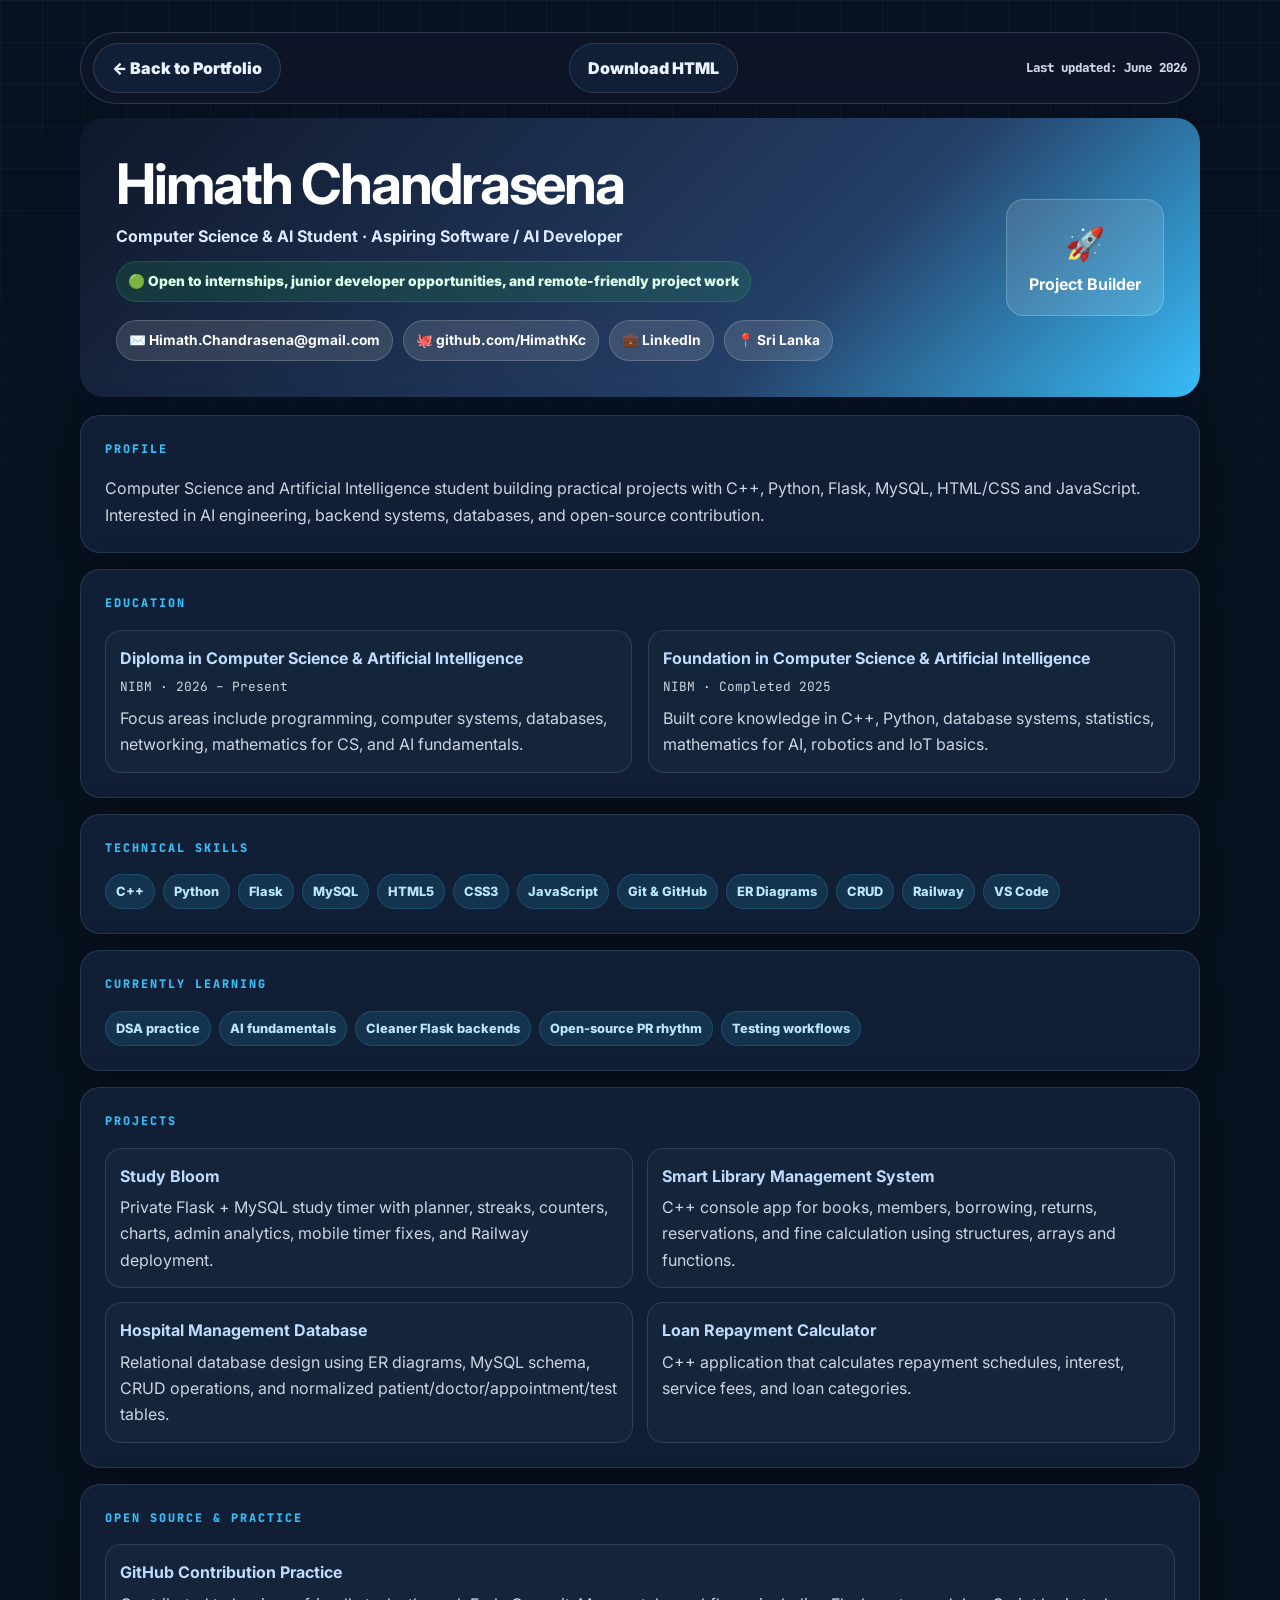
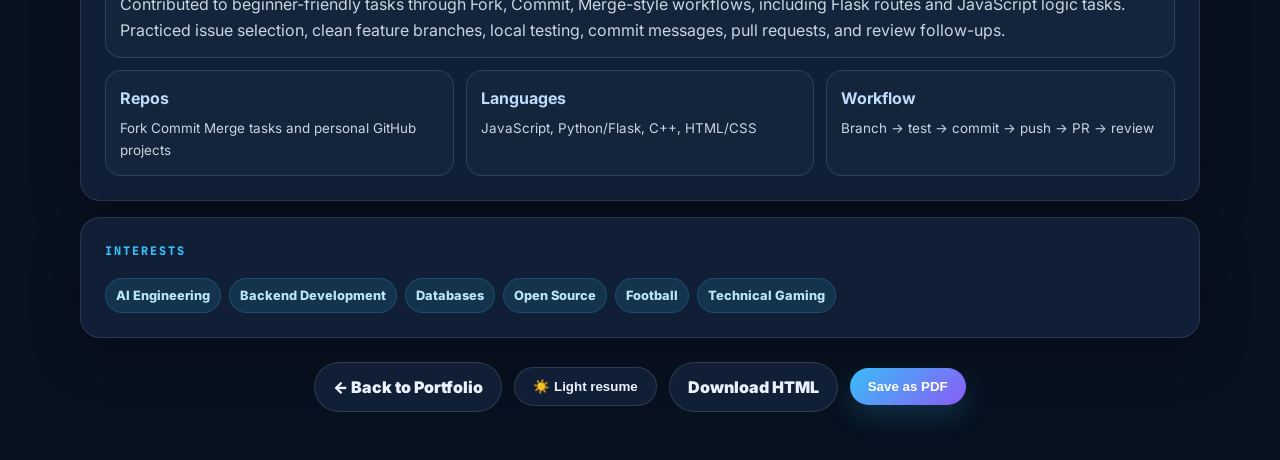
<file: resume.html>
<!doctype html>
<html lang="en">
  <head>
    <meta charset="utf-8" />
    <meta name="viewport" content="width=device-width, initial-scale=1" />
    <title>Resume — Himath Chandrasena</title>
    <meta name="description" content="Resume of Himath Chandrasena, a Computer Science and AI student building C++, Python, Flask, MySQL, and open-source projects." />
    <meta property="og:title" content="Resume — Himath Chandrasena" />
    <meta property="og:description" content="Computer Science & AI student focused on practical software, backend systems, databases, and open-source contribution." />
    <link rel="icon" href="assets/favicon.svg" type="image/svg+xml" />
    <link rel="preconnect" href="https://fonts.googleapis.com" />
    <link rel="preconnect" href="https://fonts.gstatic.com" crossorigin />
    <link href="https://fonts.googleapis.com/css2?family=Inter:wght@400;600;800;900&family=JetBrains+Mono:wght@400;600;700&display=swap" rel="stylesheet" />
    <link rel="stylesheet" href="lassn.css" />
  </head>
  <body class="resume-page">
    <main class="container resume-wrap">
      <nav class="resume-top-nav" aria-label="Resume navigation">
        <a href="index.html" class="btn btn-light">← Back to Portfolio</a>
        <a href="/resume/download-resume" class="btn btn-light backend-link">Download HTML</a>
        <span class="resume-updated">Last updated: June 2026</span>
      </nav>
      <section class="resume-hero">
        <div>
          <h1>Himath Chandrasena</h1>
          <p class="tagline">Computer Science & AI Student · Aspiring Software / AI Developer</p>
          <p class="resume-status">🟢 Open to internships, junior developer opportunities, and remote-friendly project work</p>
          <div class="contact-row">
            <a class="contact-chip" href="mailto:Himath.Chandrasena@gmail.com">✉️ Himath.Chandrasena@gmail.com</a>
            <a class="contact-chip" href="https://github.com/HimathKc" target="_blank" rel="noopener noreferrer">🐙 github.com/HimathKc</a>
            <a class="contact-chip" href="https://www.linkedin.com/in/himath-chandrasena/" target="_blank" rel="noopener noreferrer" data-print-url="linkedin.com/in/himath-chandrasena">💼 LinkedIn</a>
            <span class="contact-chip">📍 Sri Lanka</span>
          </div>
        </div>
        <div class="hero-badge"><span class="badge-emoji">🚀</span><strong>Project Builder</strong></div>
      </section>

      <section class="resume-card">
        <p class="section-label">Profile</p>
        <p>Computer Science and Artificial Intelligence student building practical projects with C++, Python, Flask, MySQL, HTML/CSS and JavaScript. Interested in AI engineering, backend systems, databases, and open-source contribution.</p>
      </section>

      <section class="resume-card">
        <p class="section-label">Education</p>
        <div class="two-col">
          <div class="item"><h4>Diploma in Computer Science & Artificial Intelligence</h4><p class="meta">NIBM · 2026 – Present</p><p>Focus areas include programming, computer systems, databases, networking, mathematics for CS, and AI fundamentals.</p></div>
          <div class="item"><h4>Foundation in Computer Science & Artificial Intelligence</h4><p class="meta">NIBM · Completed 2025</p><p>Built core knowledge in C++, Python, database systems, statistics, mathematics for AI, robotics and IoT basics.</p></div>
        </div>
      </section>

      <section class="resume-card">
        <p class="section-label">Technical Skills</p>
        <div class="tag-list">
          <span>C++</span><span>Python</span><span>Flask</span><span>MySQL</span><span>HTML5</span><span>CSS3</span><span>JavaScript</span><span>Git & GitHub</span><span>ER Diagrams</span><span>CRUD</span><span>Railway</span><span>VS Code</span>
        </div>
      </section>

      <section class="resume-card">
        <p class="section-label">Currently Learning</p>
        <div class="tag-list">
          <span>DSA practice</span><span>AI fundamentals</span><span>Cleaner Flask backends</span><span>Open-source PR rhythm</span><span>Testing workflows</span>
        </div>
      </section>

      <section class="resume-card">
        <p class="section-label">Projects</p>
        <div class="project-list">
          <div class="item"><h4><a href="https://github.com/HimathKc/study-bloom" target="_blank" rel="noopener noreferrer">Study Bloom</a></h4><p>Private Flask + MySQL study timer with planner, streaks, counters, charts, admin analytics, mobile timer fixes, and Railway deployment.</p></div>
          <div class="item"><h4><a href="projects/SmartLibraryManagementsys.html">Smart Library Management System</a></h4><p>C++ console app for books, members, borrowing, returns, reservations, and fine calculation using structures, arrays and functions.</p></div>
          <div class="item"><h4><a href="projects/hospital.html">Hospital Management Database</a></h4><p>Relational database design using ER diagrams, MySQL schema, CRUD operations, and normalized patient/doctor/appointment/test tables.</p></div>
          <div class="item"><h4><a href="projects/loan.html">Loan Repayment Calculator</a></h4><p>C++ application that calculates repayment schedules, interest, service fees, and loan categories.</p></div>
        </div>
      </section>

      <section class="resume-card">
        <p class="section-label">Open Source & Practice</p>
        <div class="item"><h4>GitHub Contribution Practice</h4><p>Contributed to beginner-friendly tasks through Fork, Commit, Merge-style workflows, including Flask routes and JavaScript logic tasks. Practiced issue selection, clean feature branches, local testing, commit messages, pull requests, and review follow-ups.</p></div>
        <div class="open-source-grid">
          <div class="item"><h4>Repos</h4><span>Fork Commit Merge tasks and personal GitHub projects</span></div>
          <div class="item"><h4>Languages</h4><span>JavaScript, Python/Flask, C++, HTML/CSS</span></div>
          <div class="item"><h4>Workflow</h4><span>Branch → test → commit → push → PR → review</span></div>
        </div>
      </section>

      <section class="resume-card">
        <p class="section-label">Interests</p>
        <div class="tag-list"><span>AI Engineering</span><span>Backend Development</span><span>Databases</span><span>Open Source</span><span>Football</span><span>Technical Gaming</span></div>
      </section>

      <div class="resume-footer">
        <a href="index.html" class="btn btn-light">← Back to Portfolio</a>
        <button type="button" class="btn btn-light resume-theme-toggle" id="resumeThemeToggle">🌙 Dark resume</button>
        <a href="/resume/download-resume" class="btn btn-light backend-link">Download HTML</a>
        <button onclick="window.print()" class="btn print-btn">Save as PDF</button>
      </div>
    </main>
    <script>
      const resumeThemeButton = document.querySelector('#resumeThemeToggle');
      const savedResumeTheme = localStorage.getItem('himathTheme') || localStorage.getItem('resumeTheme') || 'light';
      function applyResumeTheme(theme) {
        const isDark = theme === 'dark';
        document.body.classList.toggle('resume-dark', isDark);
        if (resumeThemeButton) resumeThemeButton.textContent = isDark ? '☀️ Light resume' : '🌙 Dark resume';
        localStorage.setItem('resumeTheme', theme);
        localStorage.setItem('himathTheme', theme);
      }
      applyResumeTheme(savedResumeTheme);
      resumeThemeButton?.addEventListener('click', () => {
        applyResumeTheme(document.body.classList.contains('resume-dark') ? 'light' : 'dark');
      });
    </script>
  </body>
</html>
</file>
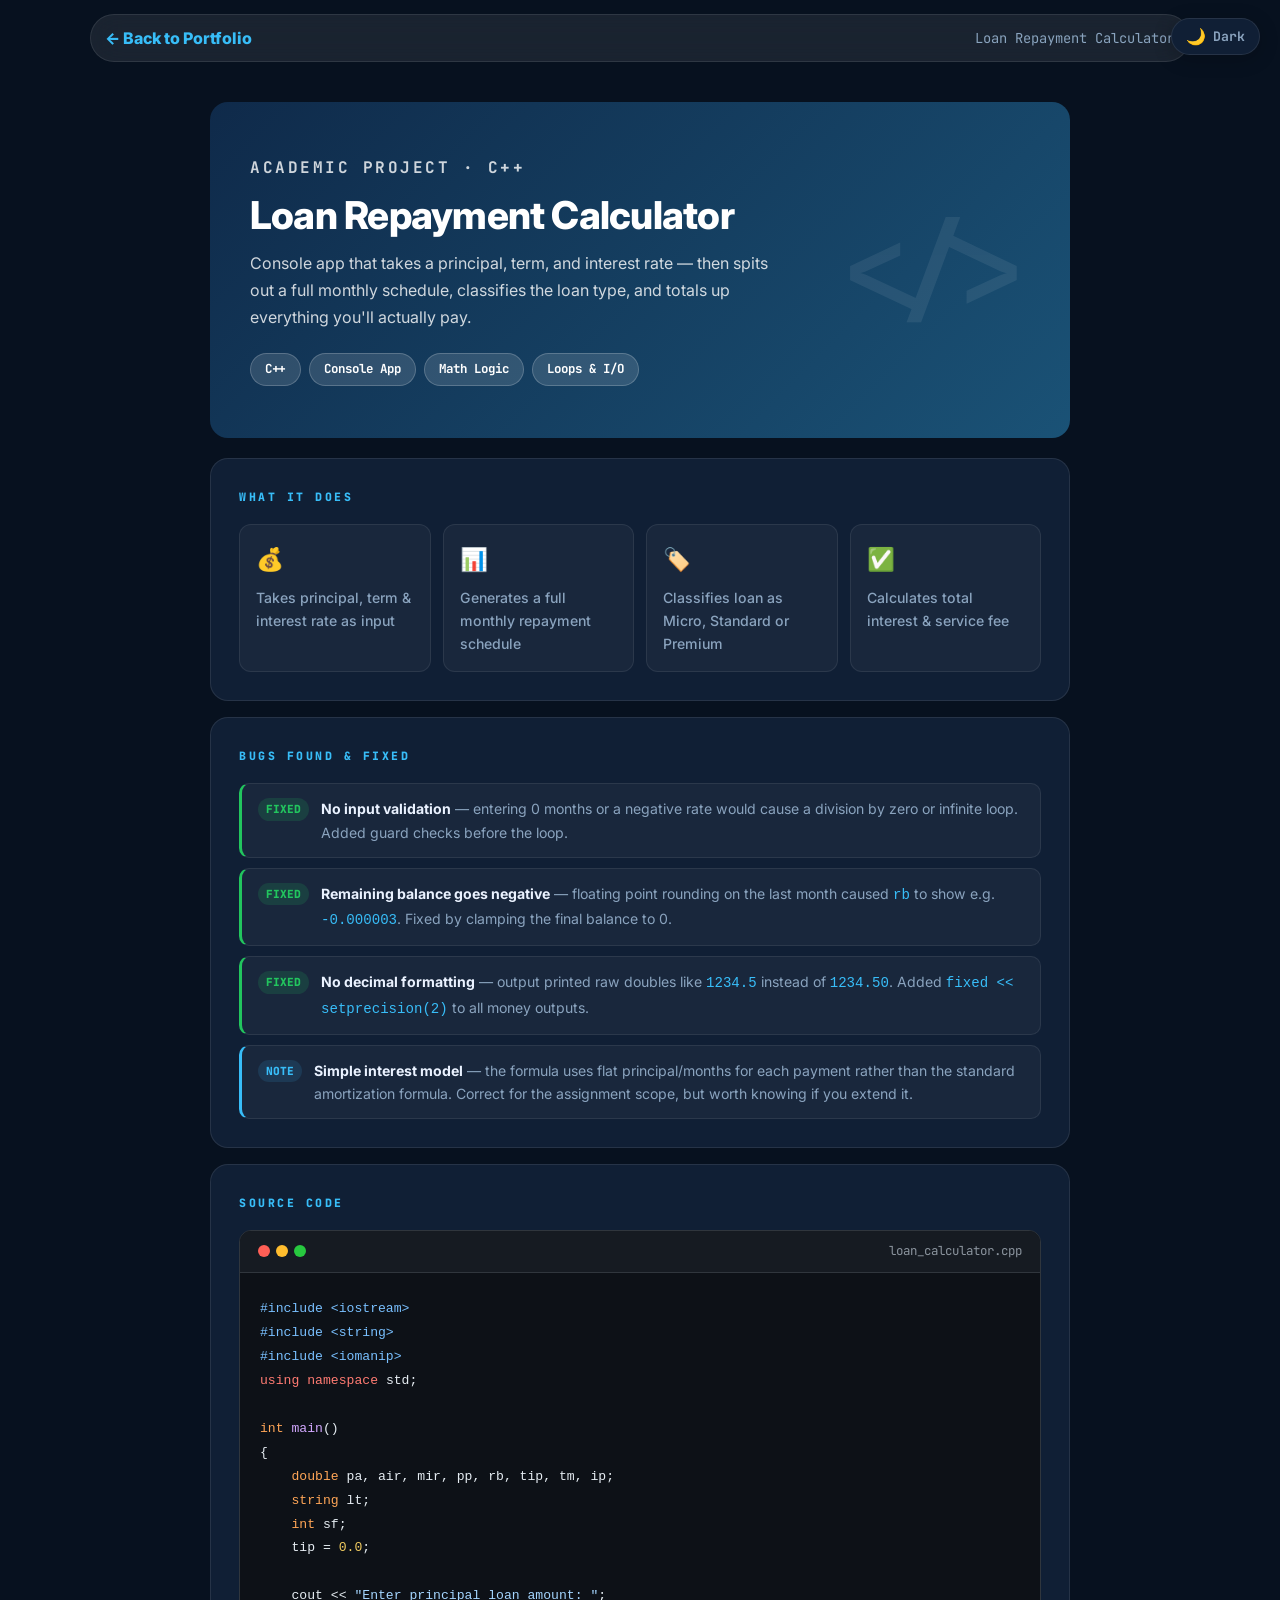
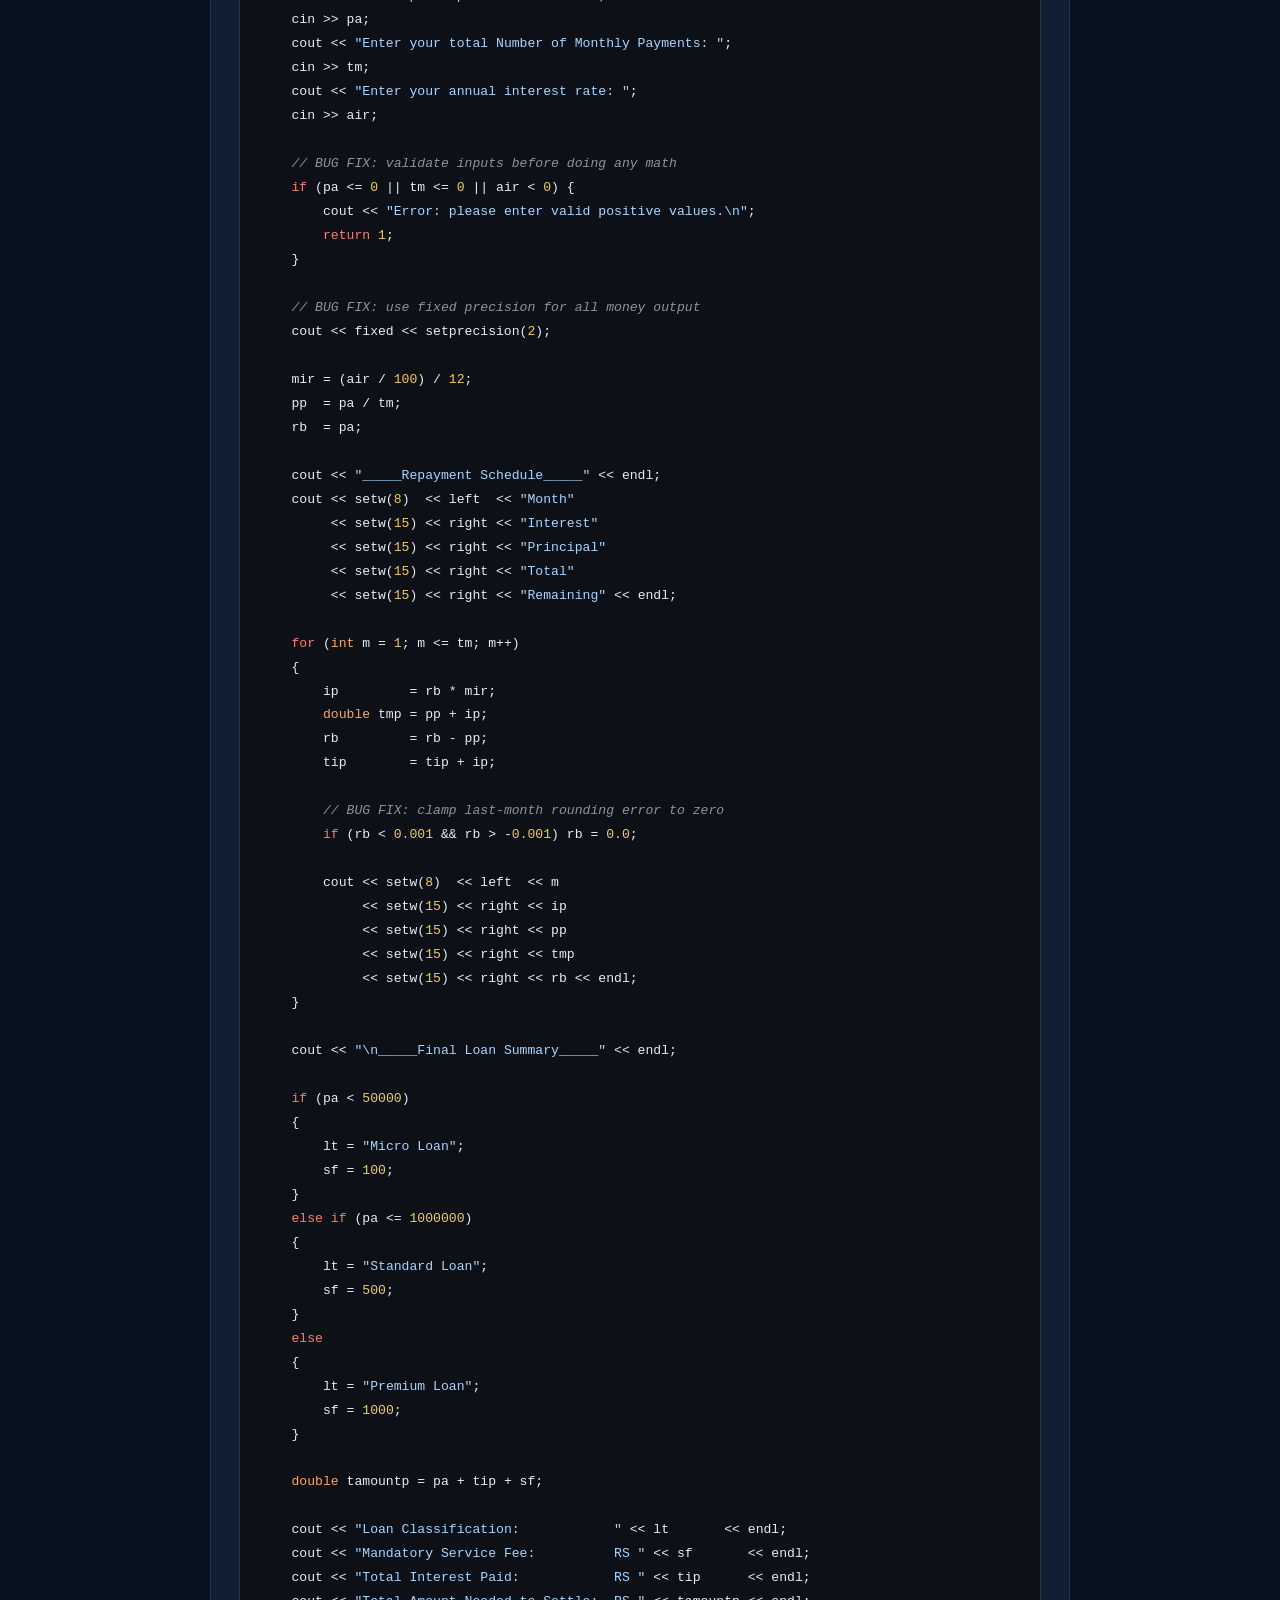
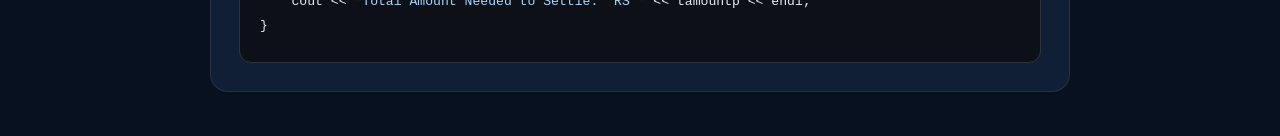
<file: projects/loan.html>
<!doctype html>
<html lang="en" data-theme="dark">
  <head>
    <meta charset="utf-8" />
    <meta name="viewport" content="width=device-width, initial-scale=1" />
    <title>Loan Repayment Calculator — Himath Chandrasena</title>
    <link rel="preconnect" href="https://fonts.googleapis.com" />
    <link rel="preconnect" href="https://fonts.gstatic.com" crossorigin />
    <link href="https://fonts.googleapis.com/css2?family=Inter:wght@400;500;600;700;800&family=JetBrains+Mono:wght@400;600;700&display=swap" rel="stylesheet" />
    <style>
      :root {
        --bg: #07111f;
        --bg-soft: #0d1b2f;
        --card: #101f35;
        --card-border: rgba(255,255,255,0.09);
        --text: #eaf2ff;
        --muted: #8aa3be;
        --accent: #38bdf8;
        --accent-dim: rgba(56,189,248,0.12);
        --hero-from: #0f2a4a;
        --hero-to: #1a5276;
        --tag-bg: rgba(56,189,248,0.12);
        --tag-color: #b7f1ff;
        --tag-border: rgba(56,189,248,0.2);
        --feature-bg: rgba(255,255,255,0.04);
        --feature-border: rgba(255,255,255,0.08);
        --code-bg: #0d1117;
        --code-header: #161b22;
        --code-border: #30363d;
        --code-text: #e6edf3;
        --back-color: #38bdf8;
        --schema-header-bg: #0d1b2f;
        --schema-item-text: #a9c0d8;
        --radius: 18px;
        --transition: 0.22s ease;
      }

      [data-theme="light"] {
        --bg: #f0f6ff;
        --bg-soft: #e4eef9;
        --card: #ffffff;
        --card-border: rgba(0,0,0,0.08);
        --text: #0f1e30;
        --muted: #5a7a96;
        --accent: #0284c7;
        --accent-dim: rgba(2,132,199,0.08);
        --hero-from: #1a3a5c;
        --hero-to: #1a6b9a;
        --tag-bg: rgba(2,132,199,0.1);
        --tag-color: #0369a1;
        --tag-border: rgba(2,132,199,0.2);
        --feature-bg: #f8fafc;
        --feature-border: #e2eaf3;
        --code-bg: #1a2332;
        --code-header: #141d28;
        --code-border: #2a3545;
        --code-text: #e6edf3;
        --back-color: #0284c7;
        --schema-header-bg: #1a3a5c;
        --schema-item-text: #475569;
      }

      * { box-sizing: border-box; margin: 0; padding: 0; }

      html { scroll-behavior: smooth; }

      body {
        font-family: "Inter", sans-serif;
        background: var(--bg);
        color: var(--text);
        line-height: 1.65;
        min-height: 100vh;
        transition: background var(--transition), color var(--transition);
      }

      /* ── Theme toggle ── */
      .theme-toggle {
        position: fixed;
        top: 18px;
        right: 20px;
        z-index: 100;
        background: var(--card);
        border: 1px solid var(--card-border);
        border-radius: 999px;
        padding: 7px 14px;
        cursor: pointer;
        font-size: 0.82rem;
        font-weight: 700;
        font-family: "JetBrains Mono", monospace;
        color: var(--muted);
        display: flex;
        align-items: center;
        gap: 7px;
        transition: all var(--transition);
        box-shadow: 0 4px 20px rgba(0,0,0,0.2);
      }
      .theme-toggle:hover { color: var(--accent); border-color: var(--accent); }
      .theme-icon { font-size: 1rem; }

      .container {
        width: min(860px, calc(100% - 32px));
        margin: 0 auto;
        padding: 40px 0 64px;
      }

      /* ── Hero ── */
      .project-hero {
        background: linear-gradient(135deg, var(--hero-from) 0%, var(--hero-to) 100%);
        color: white;
        padding: 52px 40px;
        border-radius: var(--radius);
        margin-bottom: 20px;
        position: relative;
        overflow: hidden;
      }
      .project-hero::after {
        content: "</>";
        position: absolute;
        right: 36px;
        top: 50%;
        transform: translateY(-50%);
        font-size: 7rem;
        font-family: "JetBrains Mono", monospace;
        font-weight: 700;
        opacity: 0.07;
        color: white;
        pointer-events: none;
        line-height: 1;
      }
      .eyebrow {
        font-family: "JetBrains Mono", monospace;
        font-size: 0.72rem;
        font-weight: 700;
        text-transform: uppercase;
        letter-spacing: 2.5px;
        color: rgba(255,255,255,0.55);
        margin-bottom: 10px;
      }
      .project-hero h1 {
        font-size: clamp(1.7rem, 3.5vw, 2.4rem);
        font-weight: 800;
        color: white;
        margin-bottom: 12px;
        letter-spacing: -0.02em;
        line-height: 1.2;
      }
      .project-hero p {
        font-size: 1rem;
        line-height: 1.7;
        color: rgba(255,255,255,0.8);
        max-width: 540px;
      }
      .badge-row {
        display: flex;
        flex-wrap: wrap;
        gap: 8px;
        margin-top: 22px;
      }
      .badge {
        background: rgba(255,255,255,0.13);
        border: 1px solid rgba(255,255,255,0.2);
        color: white;
        padding: 5px 14px;
        border-radius: 999px;
        font-size: 0.78rem;
        font-weight: 700;
        font-family: "JetBrains Mono", monospace;
      }

      /* ── Cards ── */
      .card {
        background: var(--card);
        border: 1px solid var(--card-border);
        border-radius: var(--radius);
        padding: 28px;
        margin-bottom: 16px;
        transition: background var(--transition), border-color var(--transition);
      }

      .section-label {
        font-family: "JetBrains Mono", monospace;
        font-size: 0.72rem;
        font-weight: 800;
        text-transform: uppercase;
        letter-spacing: 2.5px;
        color: var(--accent);
        margin-bottom: 18px;
      }

      /* ── Feature grid ── */
      .features-grid {
        display: grid;
        grid-template-columns: repeat(auto-fit, minmax(180px, 1fr));
        gap: 12px;
      }
      .feature-item {
        background: var(--feature-bg);
        border: 1px solid var(--feature-border);
        border-radius: 12px;
        padding: 16px;
        font-size: 0.88rem;
        color: var(--muted);
        font-weight: 500;
        transition: background var(--transition);
      }
      .feature-item .fi-icon {
        font-size: 1.4rem;
        display: block;
        margin-bottom: 8px;
      }

      /* ── Code block ── */
      .code-wrap {
        background: var(--code-bg);
        border-radius: 12px;
        overflow: hidden;
        margin-top: 4px;
        border: 1px solid var(--code-border);
      }
      .code-header {
        background: var(--code-header);
        padding: 10px 18px;
        display: flex;
        align-items: center;
        justify-content: space-between;
        border-bottom: 1px solid var(--code-border);
      }
      .dots { display: flex; gap: 6px; }
      .dot {
        width: 12px; height: 12px;
        border-radius: 50%;
      }
      .dot-r { background: #ff5f56; }
      .dot-y { background: #ffbd2e; }
      .dot-g { background: #27c93f; }
      .code-fname {
        font-family: "JetBrains Mono", monospace;
        font-size: 0.78rem;
        color: #8b949e;
      }
      .code-wrap pre {
        margin: 0;
        padding: 24px 20px;
        overflow-x: auto;
        font-family: "JetBrains Mono", monospace;
        font-size: 0.82rem;
        line-height: 1.75;
        color: var(--code-text);
      }

      /* syntax */
      .kw  { color: #ff7b72; }
      .inc { color: #79c0ff; }
      .fn  { color: #d2a8ff; }
      .str { color: #a5d6ff; }
      .cm  { color: #8b949e; font-style: italic; }
      .num { color: #f2cc60; }
      .tp  { color: #ffa657; }

      /* ── Bug callout ── */
      .bugs-list {
        display: flex;
        flex-direction: column;
        gap: 10px;
      }
      .bug-item {
        display: flex;
        align-items: flex-start;
        gap: 12px;
        background: var(--feature-bg);
        border: 1px solid var(--feature-border);
        border-left: 3px solid;
        border-radius: 10px;
        padding: 13px 16px;
        font-size: 0.88rem;
        color: var(--muted);
      }
      .bug-item.fixed  { border-left-color: #22c55e; }
      .bug-item.note   { border-left-color: var(--accent); }
      .bug-tag {
        font-family: "JetBrains Mono", monospace;
        font-size: 0.7rem;
        font-weight: 800;
        padding: 2px 8px;
        border-radius: 999px;
        white-space: nowrap;
        flex-shrink: 0;
        margin-top: 1px;
      }
      .bug-item.fixed .bug-tag  { background: rgba(34,197,94,0.15); color: #22c55e; }
      .bug-item.note  .bug-tag  { background: var(--accent-dim);    color: var(--accent); }

      /* ── Back btn ── */
      .back-btn {
        display: inline-flex;
        align-items: center;
        gap: 6px;
        color: var(--back-color);
        text-decoration: none;
        font-weight: 700;
        font-size: 0.9rem;
        margin-top: 24px;
        transition: gap var(--transition), opacity var(--transition);
      }
      .back-btn:hover { gap: 10px; opacity: 0.8; }

      @media (max-width: 600px) {
        .project-hero { padding: 36px 24px; }
        .project-hero::after { display: none; }
        .card { padding: 20px; }
      }

      .project-top-nav {
        position: sticky;
        top: 14px;
        z-index: 30;
        display: flex;
        justify-content: space-between;
        align-items: center;
        gap: 12px;
        max-width: 1100px;
        margin: 14px auto 0;
        padding: 10px 14px;
        border-radius: 999px;
        background: rgba(255,255,255,0.08);
        border: 1px solid var(--card-border);
        backdrop-filter: blur(16px);
      }
      [data-theme="light"] .project-top-nav { background: rgba(255,255,255,0.8); }
      .project-top-nav a { color: var(--accent); text-decoration: none; font-weight: 800; }
      .project-top-nav span { color: var(--muted); font-size: .86rem; font-family: "JetBrains Mono", monospace; }
      @media (max-width: 720px) { .project-top-nav { border-radius: 18px; align-items: flex-start; flex-direction: column; } }
    </style>
  </head>
  <body>
    <nav class="project-top-nav" aria-label="Project navigation"><a href="../index.html">← Back to Portfolio</a><span>Loan Repayment Calculator</span></nav>

    <button class="theme-toggle" onclick="toggleTheme()" aria-label="Toggle theme">
      <span class="theme-icon">🌙</span>
      <span class="theme-label">Dark</span>
    </button>

    <main class="container">

      <div class="project-hero">
        <p class="eyebrow">Academic Project · C++</p>
        <h1>Loan Repayment Calculator</h1>
        <p>Console app that takes a principal, term, and interest rate — then spits out a full monthly schedule, classifies the loan type, and totals up everything you'll actually pay.</p>
        <div class="badge-row">
          <span class="badge">C++</span>
          <span class="badge">Console App</span>
          <span class="badge">Math Logic</span>
          <span class="badge">Loops & I/O</span>
        </div>
      </div>

      <div class="card">
        <p class="section-label">What It Does</p>
        <div class="features-grid">
          <div class="feature-item"><span class="fi-icon">💰</span>Takes principal, term & interest rate as input</div>
          <div class="feature-item"><span class="fi-icon">📊</span>Generates a full monthly repayment schedule</div>
          <div class="feature-item"><span class="fi-icon">🏷️</span>Classifies loan as Micro, Standard or Premium</div>
          <div class="feature-item"><span class="fi-icon">✅</span>Calculates total interest & service fee</div>
        </div>
      </div>

      <div class="card">
        <p class="section-label">Bugs Found & Fixed</p>
        <div class="bugs-list">
          <div class="bug-item fixed">
            <span class="bug-tag">FIXED</span>
            <span><strong style="color:var(--text)">No input validation</strong> — entering 0 months or a negative rate would cause a division by zero or infinite loop. Added guard checks before the loop.</span>
          </div>
          <div class="bug-item fixed">
            <span class="bug-tag">FIXED</span>
            <span><strong style="color:var(--text)">Remaining balance goes negative</strong> — floating point rounding on the last month caused <code style="font-family:monospace;color:var(--accent)">rb</code> to show e.g. <code style="font-family:monospace;color:var(--accent)">-0.000003</code>. Fixed by clamping the final balance to 0.</span>
          </div>
          <div class="bug-item fixed">
            <span class="bug-tag">FIXED</span>
            <span><strong style="color:var(--text)">No decimal formatting</strong> — output printed raw doubles like <code style="font-family:monospace;color:var(--accent)">1234.5</code> instead of <code style="font-family:monospace;color:var(--accent)">1234.50</code>. Added <code style="font-family:monospace;color:var(--accent)">fixed &lt;&lt; setprecision(2)</code> to all money outputs.</span>
          </div>
          <div class="bug-item note">
            <span class="bug-tag">NOTE</span>
            <span><strong style="color:var(--text)">Simple interest model</strong> — the formula uses flat principal/months for each payment rather than the standard amortization formula. Correct for the assignment scope, but worth knowing if you extend it.</span>
          </div>
        </div>
      </div>

      <div class="card">
        <p class="section-label">Source Code</p>
        <div class="code-wrap">
          <div class="code-header">
            <div class="dots">
              <div class="dot dot-r"></div>
              <div class="dot dot-y"></div>
              <div class="dot dot-g"></div>
            </div>
            <span class="code-fname">loan_calculator.cpp</span>
          </div>
          <pre><code><span class="inc">#include &lt;iostream&gt;</span>
<span class="inc">#include &lt;string&gt;</span>
<span class="inc">#include &lt;iomanip&gt;</span>
<span class="kw">using namespace</span> std;

<span class="tp">int</span> <span class="fn">main</span>()
{
    <span class="tp">double</span> pa, air, mir, pp, rb, tip, tm, ip;
    <span class="tp">string</span> lt;
    <span class="tp">int</span> sf;
    tip = <span class="num">0.0</span>;

    cout &lt;&lt; <span class="str">"Enter principal loan amount: "</span>;
    cin &gt;&gt; pa;
    cout &lt;&lt; <span class="str">"Enter your total Number of Monthly Payments: "</span>;
    cin &gt;&gt; tm;
    cout &lt;&lt; <span class="str">"Enter your annual interest rate: "</span>;
    cin &gt;&gt; air;

    <span class="cm">// BUG FIX: validate inputs before doing any math</span>
    <span class="kw">if</span> (pa &lt;= <span class="num">0</span> || tm &lt;= <span class="num">0</span> || air &lt; <span class="num">0</span>) {
        cout &lt;&lt; <span class="str">"Error: please enter valid positive values.\n"</span>;
        <span class="kw">return</span> <span class="num">1</span>;
    }

    <span class="cm">// BUG FIX: use fixed precision for all money output</span>
    cout &lt;&lt; fixed &lt;&lt; setprecision(<span class="num">2</span>);

    mir = (air / <span class="num">100</span>) / <span class="num">12</span>;
    pp  = pa / tm;
    rb  = pa;

    cout &lt;&lt; <span class="str">"_____Repayment Schedule_____"</span> &lt;&lt; endl;
    cout &lt;&lt; setw(<span class="num">8</span>)  &lt;&lt; left  &lt;&lt; <span class="str">"Month"</span>
         &lt;&lt; setw(<span class="num">15</span>) &lt;&lt; right &lt;&lt; <span class="str">"Interest"</span>
         &lt;&lt; setw(<span class="num">15</span>) &lt;&lt; right &lt;&lt; <span class="str">"Principal"</span>
         &lt;&lt; setw(<span class="num">15</span>) &lt;&lt; right &lt;&lt; <span class="str">"Total"</span>
         &lt;&lt; setw(<span class="num">15</span>) &lt;&lt; right &lt;&lt; <span class="str">"Remaining"</span> &lt;&lt; endl;

    <span class="kw">for</span> (<span class="tp">int</span> m = <span class="num">1</span>; m &lt;= tm; m++)
    {
        ip         = rb * mir;
        <span class="tp">double</span> tmp = pp + ip;
        rb         = rb - pp;
        tip        = tip + ip;

        <span class="cm">// BUG FIX: clamp last-month rounding error to zero</span>
        <span class="kw">if</span> (rb &lt; <span class="num">0.001</span> &amp;&amp; rb &gt; -<span class="num">0.001</span>) rb = <span class="num">0.0</span>;

        cout &lt;&lt; setw(<span class="num">8</span>)  &lt;&lt; left  &lt;&lt; m
             &lt;&lt; setw(<span class="num">15</span>) &lt;&lt; right &lt;&lt; ip
             &lt;&lt; setw(<span class="num">15</span>) &lt;&lt; right &lt;&lt; pp
             &lt;&lt; setw(<span class="num">15</span>) &lt;&lt; right &lt;&lt; tmp
             &lt;&lt; setw(<span class="num">15</span>) &lt;&lt; right &lt;&lt; rb &lt;&lt; endl;
    }

    cout &lt;&lt; <span class="str">"\n_____Final Loan Summary_____"</span> &lt;&lt; endl;

    <span class="kw">if</span> (pa &lt; <span class="num">50000</span>)
    {
        lt = <span class="str">"Micro Loan"</span>;
        sf = <span class="num">100</span>;
    }
    <span class="kw">else if</span> (pa &lt;= <span class="num">1000000</span>)
    {
        lt = <span class="str">"Standard Loan"</span>;
        sf = <span class="num">500</span>;
    }
    <span class="kw">else</span>
    {
        lt = <span class="str">"Premium Loan"</span>;
        sf = <span class="num">1000</span>;
    }

    <span class="tp">double</span> tamountp = pa + tip + sf;

    cout &lt;&lt; <span class="str">"Loan Classification:            "</span> &lt;&lt; lt       &lt;&lt; endl;
    cout &lt;&lt; <span class="str">"Mandatory Service Fee:          RS "</span> &lt;&lt; sf       &lt;&lt; endl;
    cout &lt;&lt; <span class="str">"Total Interest Paid:            RS "</span> &lt;&lt; tip      &lt;&lt; endl;
    cout &lt;&lt; <span class="str">"Total Amount Needed to Settle:  RS "</span> &lt;&lt; tamountp &lt;&lt; endl;
}</code></pre>
        </div>
      </div>

      <a href="../index.html" class="back-btn">← Back to Portfolio</a>

    </main>

    <script>
      function toggleTheme() {
        const html = document.documentElement;
        const isDark = html.getAttribute('data-theme') === 'dark';
        html.setAttribute('data-theme', isDark ? 'light' : 'dark');
        document.querySelector('.theme-icon').textContent  = isDark ? '☀️' : '🌙';
        document.querySelector('.theme-label').textContent = isDark ? 'Light' : 'Dark';
      }
    </script>
  </body>
</html>
</file>
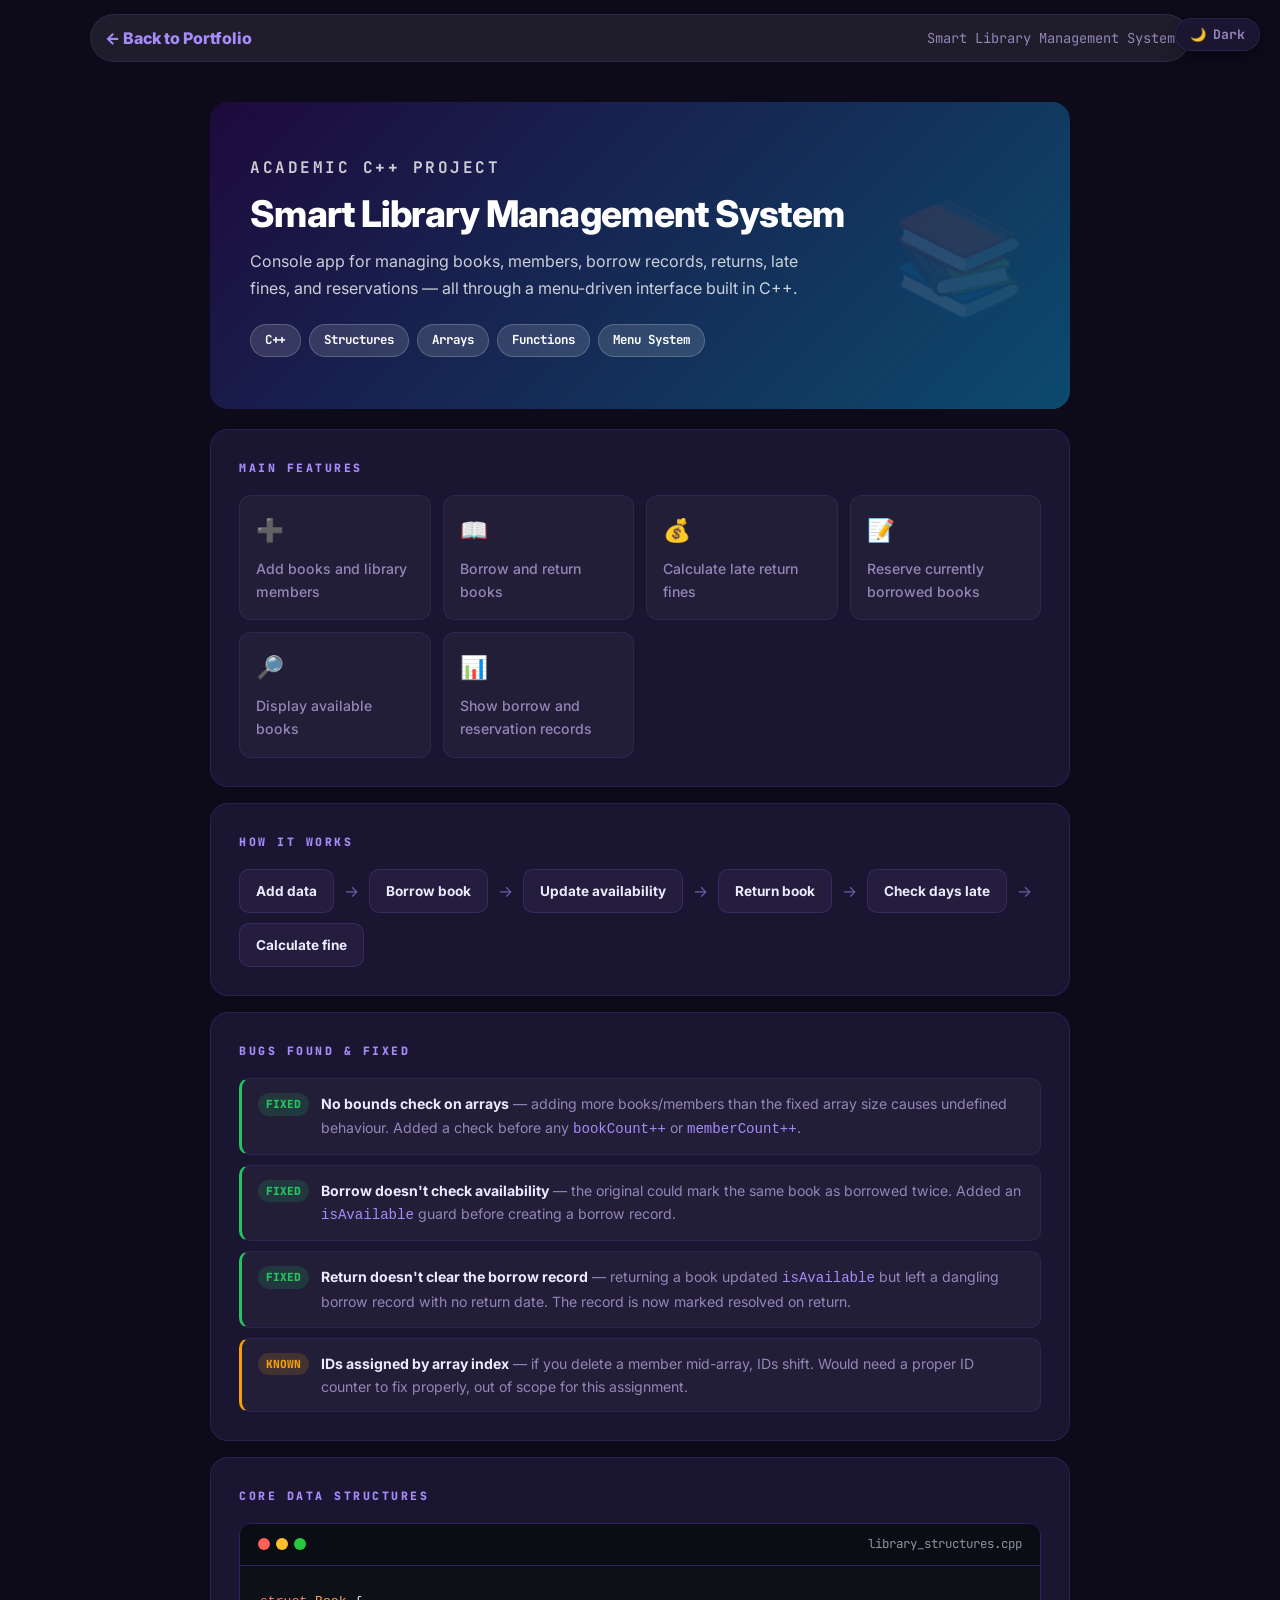
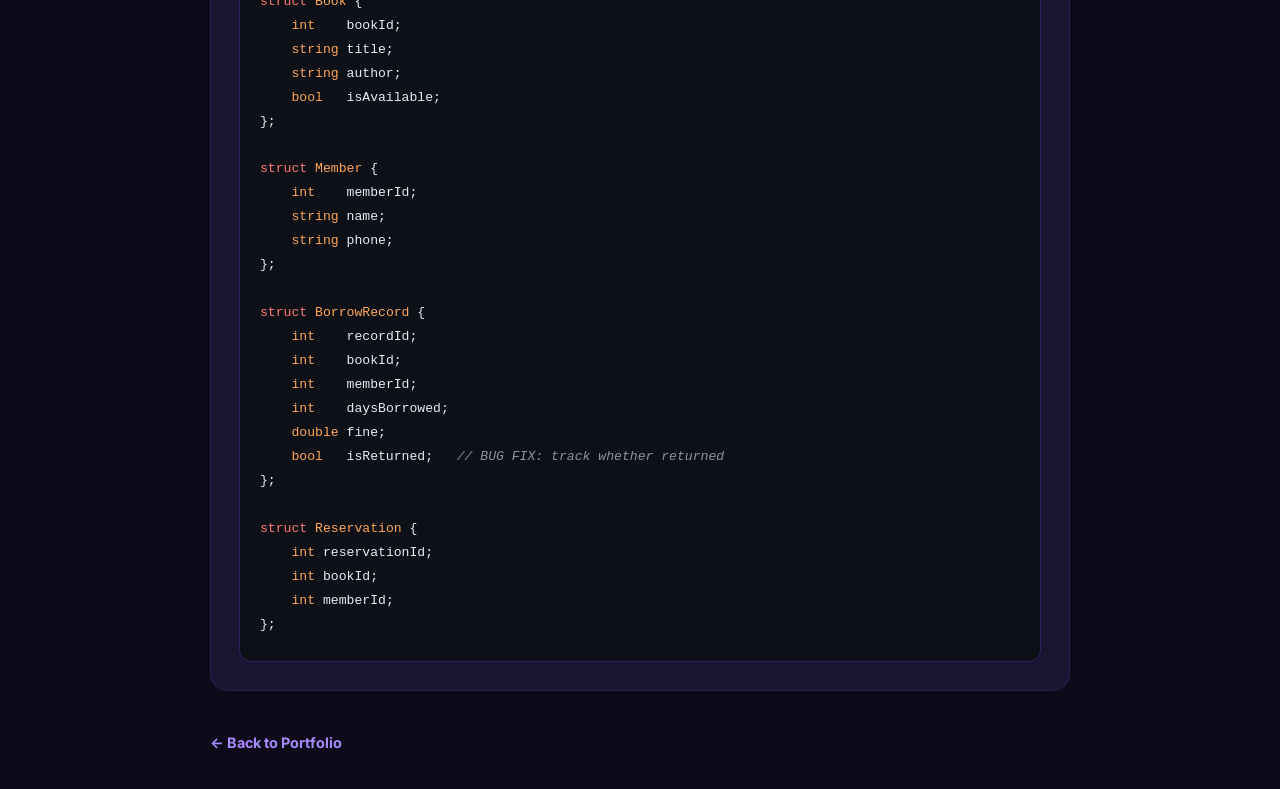
<file: projects/SmartLibraryManagementsys.html>
<!doctype html>
<html lang="en" data-theme="dark">
  <head>
    <meta charset="utf-8" />
    <meta name="viewport" content="width=device-width, initial-scale=1" />
    <title>Smart Library Management System — Himath Chandrasena</title>
    <link rel="preconnect" href="https://fonts.googleapis.com" />
    <link rel="preconnect" href="https://fonts.gstatic.com" crossorigin />
    <link href="https://fonts.googleapis.com/css2?family=Inter:wght@400;500;600;700;800&family=JetBrains+Mono:wght@400;600;700&display=swap" rel="stylesheet" />
    <style>
      :root {
        --bg: #0d0a1a;
        --bg-soft: #130f25;
        --card: #1a1530;
        --card-border: rgba(139,92,246,0.15);
        --text: #ede9ff;
        --muted: #9585b8;
        --accent: #a78bfa;
        --accent-dim: rgba(167,139,250,0.12);
        --hero-from: #1e0a3c;
        --hero-to: #0c4a6e;
        --tag-bg: rgba(167,139,250,0.12);
        --tag-color: #c4b5fd;
        --feature-bg: rgba(255,255,255,0.04);
        --feature-border: rgba(139,92,246,0.12);
        --code-bg: #0d1117;
        --code-header: #0a0d14;
        --code-border: #2d2060;
        --code-text: #e6edf3;
        --flow-bg: rgba(167,139,250,0.07);
        --flow-border: rgba(139,92,246,0.2);
        --radius: 18px;
        --transition: 0.22s ease;
      }

      [data-theme="light"] {
        --bg: #f5f0ff;
        --bg-soft: #ede8ff;
        --card: #ffffff;
        --card-border: rgba(109,40,217,0.1);
        --text: #1e0a3c;
        --muted: #6d4a9c;
        --accent: #7c3aed;
        --accent-dim: rgba(124,58,237,0.08);
        --hero-from: #2e0668;
        --hero-to: #0369a1;
        --tag-bg: rgba(124,58,237,0.1);
        --tag-color: #6d28d9;
        --feature-bg: #f9f7ff;
        --feature-border: #e9e3ff;
        --code-bg: #1a0f2e;
        --code-header: #130a22;
        --code-border: #3b1f6e;
        --code-text: #e6edf3;
        --flow-bg: rgba(124,58,237,0.06);
        --flow-border: rgba(124,58,237,0.18);
      }

      * { box-sizing: border-box; margin: 0; padding: 0; }
      html { scroll-behavior: smooth; }

      body {
        font-family: "Inter", sans-serif;
        background: var(--bg);
        color: var(--text);
        line-height: 1.65;
        min-height: 100vh;
        transition: background var(--transition), color var(--transition);
      }

      .theme-toggle {
        position: fixed;
        top: 18px;
        right: 20px;
        z-index: 100;
        background: var(--card);
        border: 1px solid var(--card-border);
        border-radius: 999px;
        padding: 7px 14px;
        cursor: pointer;
        font-size: 0.82rem;
        font-weight: 700;
        font-family: "JetBrains Mono", monospace;
        color: var(--muted);
        display: flex;
        align-items: center;
        gap: 7px;
        transition: all var(--transition);
        box-shadow: 0 4px 20px rgba(0,0,0,0.3);
      }
      .theme-toggle:hover { color: var(--accent); border-color: var(--accent); }

      .container {
        width: min(860px, calc(100% - 32px));
        margin: 0 auto;
        padding: 40px 0 64px;
      }

      /* ── Hero ── */
      .project-hero {
        background: linear-gradient(135deg, var(--hero-from) 0%, var(--hero-to) 100%);
        color: white;
        padding: 52px 40px;
        border-radius: var(--radius);
        margin-bottom: 20px;
        position: relative;
        overflow: hidden;
      }
      .project-hero::after {
        content: "📚";
        position: absolute;
        right: 40px;
        top: 50%;
        transform: translateY(-50%);
        font-size: 7rem;
        opacity: 0.1;
        pointer-events: none;
        line-height: 1;
      }
      .eyebrow {
        font-family: "JetBrains Mono", monospace;
        font-size: 0.72rem;
        font-weight: 700;
        text-transform: uppercase;
        letter-spacing: 2.5px;
        color: rgba(255,255,255,0.5);
        margin-bottom: 10px;
      }
      .project-hero h1 {
        font-size: clamp(1.7rem, 3.5vw, 2.3rem);
        font-weight: 800;
        color: white;
        margin-bottom: 12px;
        letter-spacing: -0.02em;
        line-height: 1.2;
      }
      .project-hero p {
        font-size: 1rem;
        line-height: 1.7;
        color: rgba(255,255,255,0.78);
        max-width: 560px;
      }
      .badge-row { display: flex; flex-wrap: wrap; gap: 8px; margin-top: 22px; }
      .badge {
        background: rgba(255,255,255,0.13);
        border: 1px solid rgba(255,255,255,0.2);
        color: white;
        padding: 5px 14px;
        border-radius: 999px;
        font-size: 0.78rem;
        font-weight: 700;
        font-family: "JetBrains Mono", monospace;
      }

      /* ── Cards ── */
      .card {
        background: var(--card);
        border: 1px solid var(--card-border);
        border-radius: var(--radius);
        padding: 28px;
        margin-bottom: 16px;
        transition: background var(--transition), border-color var(--transition);
      }
      .section-label {
        font-family: "JetBrains Mono", monospace;
        font-size: 0.72rem;
        font-weight: 800;
        text-transform: uppercase;
        letter-spacing: 2.5px;
        color: var(--accent);
        margin-bottom: 18px;
      }

      /* ── Features ── */
      .features-grid {
        display: grid;
        grid-template-columns: repeat(auto-fit, minmax(180px, 1fr));
        gap: 12px;
      }
      .feature-item {
        background: var(--feature-bg);
        border: 1px solid var(--feature-border);
        border-radius: 12px;
        padding: 16px;
        font-size: 0.88rem;
        color: var(--muted);
        font-weight: 500;
      }
      .feature-item .fi-icon { font-size: 1.4rem; display: block; margin-bottom: 8px; }

      /* ── Flow ── */
      .flow {
        display: flex;
        flex-wrap: wrap;
        gap: 10px;
        align-items: center;
      }
      .flow-step {
        background: var(--flow-bg);
        border: 1px solid var(--flow-border);
        border-radius: 10px;
        padding: 10px 16px;
        font-weight: 700;
        font-size: 0.85rem;
        color: var(--text);
        white-space: nowrap;
      }
      .flow-arrow {
        color: var(--accent);
        font-size: 1rem;
        opacity: 0.6;
      }

      /* ── Code ── */
      .code-wrap {
        background: var(--code-bg);
        border-radius: 12px;
        overflow: hidden;
        border: 1px solid var(--code-border);
      }
      .code-header {
        background: var(--code-header);
        padding: 10px 18px;
        display: flex;
        align-items: center;
        justify-content: space-between;
        border-bottom: 1px solid var(--code-border);
      }
      .dots { display: flex; gap: 6px; }
      .dot { width: 12px; height: 12px; border-radius: 50%; }
      .dot-r { background: #ff5f56; }
      .dot-y { background: #ffbd2e; }
      .dot-g { background: #27c93f; }
      .code-fname {
        font-family: "JetBrains Mono", monospace;
        font-size: 0.78rem;
        color: #8b949e;
      }
      .code-wrap pre {
        margin: 0;
        padding: 24px 20px;
        overflow-x: auto;
        font-family: "JetBrains Mono", monospace;
        font-size: 0.82rem;
        line-height: 1.75;
        color: var(--code-text);
      }
      .kw  { color: #ff7b72; }
      .tp  { color: #ffa657; }
      .str { color: #a5d6ff; }
      .cm  { color: #8b949e; font-style: italic; }
      .num { color: #f2cc60; }
      .fn  { color: #d2a8ff; }

      /* ── Bugs ── */
      .bugs-list { display: flex; flex-direction: column; gap: 10px; }
      .bug-item {
        display: flex;
        align-items: flex-start;
        gap: 12px;
        background: var(--feature-bg);
        border: 1px solid var(--feature-border);
        border-left: 3px solid;
        border-radius: 10px;
        padding: 13px 16px;
        font-size: 0.88rem;
        color: var(--muted);
      }
      .bug-item.fixed { border-left-color: #22c55e; }
      .bug-item.warn  { border-left-color: #f59e0b; }
      .bug-tag {
        font-family: "JetBrains Mono", monospace;
        font-size: 0.7rem;
        font-weight: 800;
        padding: 2px 8px;
        border-radius: 999px;
        white-space: nowrap;
        flex-shrink: 0;
        margin-top: 1px;
      }
      .bug-item.fixed .bug-tag { background: rgba(34,197,94,0.15); color: #22c55e; }
      .bug-item.warn  .bug-tag { background: rgba(245,158,11,0.15); color: #f59e0b; }

      /* ── Back ── */
      .back-btn {
        display: inline-flex;
        align-items: center;
        gap: 6px;
        color: var(--accent);
        text-decoration: none;
        font-weight: 700;
        font-size: 0.9rem;
        margin-top: 24px;
        transition: gap var(--transition), opacity var(--transition);
      }
      .back-btn:hover { gap: 10px; opacity: 0.8; }

      @media (max-width: 600px) {
        .project-hero { padding: 36px 24px; }
        .project-hero::after { display: none; }
        .card { padding: 20px; }
        .flow { flex-direction: column; align-items: flex-start; }
        .flow-arrow { transform: rotate(90deg); }
      }

      .project-top-nav {
        position: sticky;
        top: 14px;
        z-index: 30;
        display: flex;
        justify-content: space-between;
        align-items: center;
        gap: 12px;
        max-width: 1100px;
        margin: 14px auto 0;
        padding: 10px 14px;
        border-radius: 999px;
        background: rgba(255,255,255,0.08);
        border: 1px solid var(--card-border);
        backdrop-filter: blur(16px);
      }
      [data-theme="light"] .project-top-nav { background: rgba(255,255,255,0.8); }
      .project-top-nav a { color: var(--accent); text-decoration: none; font-weight: 800; }
      .project-top-nav span { color: var(--muted); font-size: .86rem; font-family: "JetBrains Mono", monospace; }
      @media (max-width: 720px) { .project-top-nav { border-radius: 18px; align-items: flex-start; flex-direction: column; } }
    </style>
  </head>
  <body>
    <nav class="project-top-nav" aria-label="Project navigation"><a href="../index.html">← Back to Portfolio</a><span>Smart Library Management System</span></nav>

    <button class="theme-toggle" onclick="toggleTheme()" aria-label="Toggle theme">
      <span class="theme-icon">🌙</span>
      <span class="theme-label">Dark</span>
    </button>

    <main class="container">

      <div class="project-hero">
        <p class="eyebrow">Academic C++ Project</p>
        <h1>Smart Library Management System</h1>
        <p>Console app for managing books, members, borrow records, returns, late fines, and reservations — all through a menu-driven interface built in C++.</p>
        <div class="badge-row">
          <span class="badge">C++</span>
          <span class="badge">Structures</span>
          <span class="badge">Arrays</span>
          <span class="badge">Functions</span>
          <span class="badge">Menu System</span>
        </div>
      </div>

      <div class="card">
        <p class="section-label">Main Features</p>
        <div class="features-grid">
          <div class="feature-item"><span class="fi-icon">➕</span>Add books and library members</div>
          <div class="feature-item"><span class="fi-icon">📖</span>Borrow and return books</div>
          <div class="feature-item"><span class="fi-icon">💰</span>Calculate late return fines</div>
          <div class="feature-item"><span class="fi-icon">📝</span>Reserve currently borrowed books</div>
          <div class="feature-item"><span class="fi-icon">🔎</span>Display available books</div>
          <div class="feature-item"><span class="fi-icon">📊</span>Show borrow and reservation records</div>
        </div>
      </div>

      <div class="card">
        <p class="section-label">How It Works</p>
        <div class="flow">
          <div class="flow-step">Add data</div>
          <span class="flow-arrow">→</span>
          <div class="flow-step">Borrow book</div>
          <span class="flow-arrow">→</span>
          <div class="flow-step">Update availability</div>
          <span class="flow-arrow">→</span>
          <div class="flow-step">Return book</div>
          <span class="flow-arrow">→</span>
          <div class="flow-step">Check days late</div>
          <span class="flow-arrow">→</span>
          <div class="flow-step">Calculate fine</div>
        </div>
      </div>

      <div class="card">
        <p class="section-label">Bugs Found & Fixed</p>
        <div class="bugs-list">
          <div class="bug-item fixed">
            <span class="bug-tag">FIXED</span>
            <span><strong style="color:var(--text)">No bounds check on arrays</strong> — adding more books/members than the fixed array size causes undefined behaviour. Added a check before any <code style="font-family:monospace;color:var(--accent)">bookCount++</code> or <code style="font-family:monospace;color:var(--accent)">memberCount++</code>.</span>
          </div>
          <div class="bug-item fixed">
            <span class="bug-tag">FIXED</span>
            <span><strong style="color:var(--text)">Borrow doesn't check availability</strong> — the original could mark the same book as borrowed twice. Added an <code style="font-family:monospace;color:var(--accent)">isAvailable</code> guard before creating a borrow record.</span>
          </div>
          <div class="bug-item fixed">
            <span class="bug-tag">FIXED</span>
            <span><strong style="color:var(--text)">Return doesn't clear the borrow record</strong> — returning a book updated <code style="font-family:monospace;color:var(--accent)">isAvailable</code> but left a dangling borrow record with no return date. The record is now marked resolved on return.</span>
          </div>
          <div class="bug-item warn">
            <span class="bug-tag">KNOWN</span>
            <span><strong style="color:var(--text)">IDs assigned by array index</strong> — if you delete a member mid-array, IDs shift. Would need a proper ID counter to fix properly, out of scope for this assignment.</span>
          </div>
        </div>
      </div>

      <div class="card">
        <p class="section-label">Core Data Structures</p>
        <div class="code-wrap">
          <div class="code-header">
            <div class="dots">
              <div class="dot dot-r"></div>
              <div class="dot dot-y"></div>
              <div class="dot dot-g"></div>
            </div>
            <span class="code-fname">library_structures.cpp</span>
          </div>
          <pre><code><span class="kw">struct</span> <span class="tp">Book</span> {
    <span class="tp">int</span>    bookId;
    <span class="tp">string</span> title;
    <span class="tp">string</span> author;
    <span class="tp">bool</span>   isAvailable;
};

<span class="kw">struct</span> <span class="tp">Member</span> {
    <span class="tp">int</span>    memberId;
    <span class="tp">string</span> name;
    <span class="tp">string</span> phone;
};

<span class="kw">struct</span> <span class="tp">BorrowRecord</span> {
    <span class="tp">int</span>    recordId;
    <span class="tp">int</span>    bookId;
    <span class="tp">int</span>    memberId;
    <span class="tp">int</span>    daysBorrowed;
    <span class="tp">double</span> fine;
    <span class="tp">bool</span>   isReturned;   <span class="cm">// BUG FIX: track whether returned</span>
};

<span class="kw">struct</span> <span class="tp">Reservation</span> {
    <span class="tp">int</span> reservationId;
    <span class="tp">int</span> bookId;
    <span class="tp">int</span> memberId;
};</code></pre>
        </div>
      </div>

      <a href="../index.html" class="back-btn">← Back to Portfolio</a>

    </main>

    <script>
      function toggleTheme() {
        const html = document.documentElement;
        const isDark = html.getAttribute('data-theme') === 'dark';
        html.setAttribute('data-theme', isDark ? 'light' : 'dark');
        document.querySelector('.theme-icon').textContent  = isDark ? '☀️' : '🌙';
        document.querySelector('.theme-label').textContent = isDark ? 'Light' : 'Dark';
      }
    </script>
  </body>
</html>
</file>
<file: lassn.css>
* {
  box-sizing: border-box;
  margin: 0;
  padding: 0;
}

:root {
  color-scheme: dark;
  --bg: #07111f;
  --bg-soft: #0d1b2f;
  --card: rgba(255, 255, 255, 0.08);
  --card-solid: #101f35;
  --text: #eaf2ff;
  --muted: #a9b8cc;
  --accent: #38bdf8;
  --accent-2: #8b5cf6;
  --line: rgba(255, 255, 255, 0.13);
  --shadow: 0 24px 70px rgba(0, 0, 0, 0.35);
  --radius: 22px;
}

body.light-mode {
  color-scheme: light;
  --bg: #eef5ff;
  --bg-soft: #ffffff;
  --card: rgba(255, 255, 255, 0.82);
  --card-solid: #ffffff;
  --text: #102033;
  --muted: #526174;
  --accent: #0284c7;
  --accent-2: #7c3aed;
  --line: rgba(15, 23, 42, 0.12);
  --shadow: 0 22px 55px rgba(15, 23, 42, 0.12);
}

html {
  scroll-behavior: smooth;
}

body {
  min-height: 100vh;
  background:
    radial-gradient(circle at top left, rgba(56, 189, 248, 0.22), transparent 32rem),
    radial-gradient(circle at top right, rgba(139, 92, 246, 0.22), transparent 28rem),
    var(--bg);
  color: var(--text);
  font-family: "Inter", "Segoe UI", sans-serif;
  line-height: 1.65;
}

body::before {
  content: "";
  position: fixed;
  inset: 0;
  pointer-events: none;
  background-image: linear-gradient(rgba(255, 255, 255, 0.035) 1px, transparent 1px),
    linear-gradient(90deg, rgba(255, 255, 255, 0.035) 1px, transparent 1px);
  background-size: 42px 42px;
  mask-image: linear-gradient(to bottom, black, transparent 85%);
}

body.light-mode {
  background:
    radial-gradient(circle at top left, rgba(14, 165, 233, 0.22), transparent 32rem),
    radial-gradient(circle at top right, rgba(124, 58, 237, 0.18), transparent 28rem),
    var(--bg);
}

a {
  color: inherit;
}

.container {
  width: min(1120px, calc(100% - 32px));
  margin: 0 auto;
}

.skip-link {
  position: absolute;
  left: -999px;
  top: 10px;
  padding: 10px 14px;
  background: var(--accent);
  color: #00111f;
  border-radius: 10px;
  z-index: 999;
}

.skip-link:focus {
  left: 10px;
}

:focus-visible {
  outline: 3px solid rgba(56, 189, 248, 0.75);
  outline-offset: 3px;
}

.site-header {
  position: sticky;
  top: 0;
  z-index: 50;
  padding: 14px 0;
  backdrop-filter: blur(18px);
  border-bottom: 1px solid var(--line);
  background: rgba(7, 17, 31, 0.72);
}

.nav-wrap,
.section-heading,
.contact-card,
.about-grid {
  display: flex;
  align-items: center;
  justify-content: space-between;
  gap: 24px;
}

.brand {
  display: inline-flex;
  align-items: center;
  gap: 10px;
  font-weight: 900;
  text-decoration: none;
  color: var(--text);
}

.brand-name {
  letter-spacing: -0.03em;
}

.brand-mark {
  display: grid;
  place-items: center;
  width: 40px;
  height: 40px;
  border-radius: 12px;
  background:
    linear-gradient(145deg, rgba(15, 23, 42, 0.96), rgba(30, 41, 59, 0.96)),
    radial-gradient(circle at 25% 20%, rgba(34, 211, 238, 0.35), transparent 45%);
  color: #e0f2fe;
  font-family: "JetBrains Mono", monospace;
  font-size: 1rem;
  font-weight: 800;
  border: 1px solid rgba(125, 211, 252, 0.28);
  box-shadow: 0 14px 34px rgba(15, 23, 42, 0.18);
  position: relative;
  overflow: hidden;
}

.brand-mark::before,
.brand-mark::after {
  position: absolute;
  color: #38bdf8;
  font-size: 0.75rem;
  opacity: 0.85;
}

.brand-mark::before {
  content: "<";
  left: 7px;
}

.brand-mark::after {
  content: "/>";
  right: 5px;
}

.mark-code {
  transform: translateX(-1px);
}

.main-nav {
  display: flex;
  align-items: center;
  gap: 8px;
}

.main-nav a,
.contact-links a {
  color: var(--muted);
  text-decoration: none;
  font-weight: 700;
  font-size: 0.92rem;
  padding: 9px 12px;
  border-radius: 999px;
  transition: 0.2s ease;
}

.main-nav a:hover,
.contact-links a:hover,
.main-nav a[aria-current="page"] {
  color: var(--text);
  background: rgba(255, 255, 255, 0.08);
}

.theme-toggle {
  border: 1px solid var(--line);
  color: var(--text);
  background: rgba(255, 255, 255, 0.08);
  border-radius: 999px;
  width: 42px;
  height: 42px;
  cursor: pointer;
  font-size: 1rem;
  transition: transform 0.2s ease, background 0.2s ease;
}

.theme-toggle:hover {
  transform: translateY(-2px) rotate(8deg);
  background: rgba(255, 255, 255, 0.13);
}

.nav-toggle {
  display: none;
  border: 1px solid var(--line);
  color: var(--text);
  background: rgba(255, 255, 255, 0.08);
  border-radius: 12px;
  padding: 8px 11px;
  font-size: 1.2rem;
}

.hero-section {
  padding: 82px 0 34px;
}

.hero-grid {
  display: grid;
  grid-template-columns: minmax(0, 1.1fr) minmax(320px, 0.75fr);
  gap: 28px;
  align-items: center;
}

.eyebrow,
.section-kicker,
.project-type {
  color: var(--accent);
  font-family: "JetBrains Mono", monospace;
  font-size: 0.78rem;
  font-weight: 800;
  letter-spacing: 0.12em;
  text-transform: uppercase;
}

.live-badge {
  display: inline-flex;
  align-items: center;
  gap: 8px;
  margin-top: 14px;
  padding: 7px 12px;
  border: 1px solid rgba(34, 197, 94, 0.28);
  background: rgba(34, 197, 94, 0.1);
  color: #bbf7d0;
  border-radius: 999px;
  font-family: "JetBrains Mono", monospace;
  font-size: 0.78rem;
  font-weight: 800;
}

.live-dot {
  width: 9px;
  height: 9px;
  border-radius: 999px;
  background: #22c55e;
  box-shadow: 0 0 0 rgba(34, 197, 94, 0.75);
  animation: pulseDot 1.6s infinite;
}

@keyframes pulseDot {
  0% { box-shadow: 0 0 0 0 rgba(34, 197, 94, 0.72); }
  70% { box-shadow: 0 0 0 9px rgba(34, 197, 94, 0); }
  100% { box-shadow: 0 0 0 0 rgba(34, 197, 94, 0); }
}

h1,
h2,
h3 {
  letter-spacing: -0.04em;
  line-height: 1.08;
}

.hero-copy h1 {
  max-width: 760px;
  margin: 14px 0 18px;
  font-size: clamp(2.65rem, 7vw, 5.8rem);
  font-weight: 900;
}

.hero-text {
  max-width: 720px;
  color: var(--muted);
  font-size: 1.08rem;
}

.hero-actions,
.filter-row,
.tag-row,
.resume-footer,
.contact-links {
  display: flex;
  align-items: center;
  flex-wrap: wrap;
  gap: 10px;
}

.hero-actions {
  margin-top: 26px;
}

.btn,
.filter-btn,
.upload-form button {
  border: 0;
  cursor: pointer;
  border-radius: 999px;
  padding: 11px 18px;
  background: linear-gradient(135deg, var(--accent), var(--accent-2));
  color: white;
  text-decoration: none;
  font-weight: 900;
  box-shadow: 0 12px 26px rgba(56, 189, 248, 0.17);
  transition: transform 0.2s ease, filter 0.2s ease;
}

.btn:hover,
.filter-btn:hover,
.upload-form button:hover {
  transform: translateY(-2px);
  filter: brightness(1.08);
}

.btn-small {
  padding: 8px 13px !important;
  color: white !important;
}

.btn-ghost {
  background: rgba(255, 255, 255, 0.08);
  border: 1px solid var(--line);
  box-shadow: none;
}

.quick-stats {
  display: grid;
  grid-template-columns: repeat(3, minmax(0, 1fr));
  gap: 12px;
  margin-top: 34px;
  max-width: 640px;
}

.quick-stats div,
.section-card,
.project-card,
.terminal-card {
  border: 1px solid var(--line);
  background: var(--card);
  box-shadow: var(--shadow);
  backdrop-filter: blur(18px);
}

.quick-stats div {
  border-radius: 18px;
  padding: 16px;
}

.quick-stats strong {
  display: block;
  font-size: 1.3rem;
}

.quick-stats span,
.muted-text {
  color: var(--muted);
}

.terminal-card {
  border-radius: var(--radius);
  overflow: hidden;
  transform: rotate(1deg);
  position: relative;
}

.terminal-card::after {
  content: "";
  position: absolute;
  inset: auto -20% -40% 10%;
  height: 140px;
  background: radial-gradient(circle, rgba(56, 189, 248, 0.26), transparent 65%);
  pointer-events: none;
}

.terminal-top {
  display: flex;
  gap: 7px;
  padding: 14px 18px;
  border-bottom: 1px solid var(--line);
  background: rgba(0, 0, 0, 0.22);
}

.terminal-top span {
  width: 12px;
  height: 12px;
  border-radius: 50%;
  background: var(--accent);
}
.terminal-top span:nth-child(2) { background: #f59e0b; }
.terminal-top span:nth-child(3) { background: #22c55e; }

.terminal-card pre {
  padding: 26px;
  overflow: auto;
  color: #b8f7ff;
  font-family: "JetBrains Mono", monospace;
  font-size: 0.9rem;
}

.section-block,
.section-card {
  margin: 24px auto;
}

.section-card {
  border-radius: var(--radius);
  padding: 30px;
}

.about-grid {
  align-items: flex-start;
}

.about-grid h2,
.section-heading h2,
.section-card h2 {
  font-size: clamp(1.75rem, 3vw, 2.55rem);
}

.about-grid p:last-child {
  max-width: 620px;
  color: var(--muted);
}

.section-heading {
  margin-bottom: 18px;
}

.compact {
  margin-bottom: 8px;
}

.filter-btn {
  background: rgba(255, 255, 255, 0.08);
  border: 1px solid var(--line);
  box-shadow: none;
  color: var(--muted);
  padding: 8px 13px;
}

.filter-btn.active {
  color: white;
  background: linear-gradient(135deg, rgba(56, 189, 248, 0.95), rgba(139, 92, 246, 0.95));
}

.projects-grid {
  display: grid;
  grid-template-columns: repeat(3, minmax(0, 1fr));
  gap: 16px;
}

.project-card {
  border-radius: var(--radius);
  padding: 24px;
  background: var(--card);
  opacity: 1;
  transform: translateY(0) scale(1);
  transition: transform 0.24s ease, border-color 0.24s ease, background 0.24s ease, box-shadow 0.24s ease, opacity 0.24s ease;
}

.project-card:hover {
  transform: translateY(-7px);
  border-color: rgba(56, 189, 248, 0.55);
  background: rgba(255, 255, 255, 0.11);
  box-shadow: 0 26px 70px rgba(56, 189, 248, 0.14);
}

.project-card.is-hiding {
  opacity: 0;
  transform: translateY(12px) scale(0.98);
  pointer-events: none;
}

.project-card.is-hidden {
  display: none;
}

.project-card.is-showing {
  animation: cardReveal 0.28s ease both;
}

@keyframes cardReveal {
  from { opacity: 0; transform: translateY(12px) scale(0.98); }
  to { opacity: 1; transform: translateY(0) scale(1); }
}

.project-icon {
  font-size: 2rem;
  margin-bottom: 14px;
}

.project-card h3 {
  font-size: 1.3rem;
  margin: 7px 0 10px;
}

.project-card p {
  color: var(--muted);
  font-size: 0.94rem;
}

.tag-row {
  margin: 16px 0 12px;
}

.tag-row span,
.skill-board span {
  font-family: "JetBrains Mono", monospace;
  font-size: 0.72rem;
  font-weight: 800;
  color: #b7f1ff;
  background: rgba(56, 189, 248, 0.12);
  border: 1px solid rgba(56, 189, 248, 0.18);
  border-radius: 999px;
  padding: 5px 9px;
}

.project-link {
  display: inline-flex;
  margin-top: 4px;
  color: white;
  font-weight: 900;
  text-decoration: none;
}

.skill-board {
  display: grid;
  grid-template-columns: repeat(4, minmax(0, 1fr));
  gap: 14px;
  margin-top: 20px;
}

.skill-board div {
  border-radius: 18px;
  padding: 18px;
  background: rgba(255, 255, 255, 0.055);
  border: 1px solid var(--line);
}

.skill-board span {
  display: inline-block;
  margin-bottom: 12px;
}

.skill-board p {
  color: var(--muted);
}

.meter {
  width: 100%;
  height: 9px;
  margin-top: 14px;
  border-radius: 999px;
  overflow: hidden;
  background: rgba(255, 255, 255, 0.1);
  border: 1px solid var(--line);
}

.meter i {
  display: block;
  width: var(--level, 0%);
  height: 100%;
  border-radius: inherit;
  background: linear-gradient(90deg, var(--accent), var(--accent-2));
  transform-origin: left;
  animation: growMeter 1s ease both;
}

@keyframes growMeter {
  from { transform: scaleX(0); }
  to { transform: scaleX(1); }
}



.proof-strip {
  display: grid;
  grid-template-columns: repeat(3, minmax(0, 1fr));
  gap: 14px;
  margin: 24px auto;
}

.proof-strip article,
.learning-grid article {
  border: 1px solid var(--line);
  background: linear-gradient(180deg, rgba(255, 255, 255, 0.095), rgba(255, 255, 255, 0.045));
  border-radius: var(--radius);
  padding: 22px;
  box-shadow: var(--shadow);
  backdrop-filter: blur(18px);
}

.proof-strip span {
  display: inline-flex;
  align-items: center;
  justify-content: center;
  width: 36px;
  height: 36px;
  margin-bottom: 12px;
  border-radius: 12px;
  font-family: "JetBrains Mono", monospace;
  font-size: 0.76rem;
  font-weight: 900;
  color: white;
  background: linear-gradient(135deg, var(--accent), var(--accent-2));
}

.proof-strip strong,
.learning-grid strong {
  display: block;
  font-size: 1.02rem;
  letter-spacing: -0.02em;
}

.proof-strip p,
.learning-grid p,
.project-points {
  color: var(--muted);
}

.proof-strip p,
.learning-grid p {
  margin-top: 7px;
  font-size: 0.92rem;
}

.project-points {
  display: grid;
  gap: 5px;
  margin: 14px 0 2px 18px;
  font-size: 0.86rem;
}

.project-points li::marker {
  color: var(--accent);
}

.learning-card {
  display: grid;
  grid-template-columns: 0.9fr 1.1fr;
  gap: 22px;
  align-items: start;
}

.learning-grid {
  display: grid;
  gap: 12px;
}

.upload-card {
  display: grid;
  grid-template-columns: 0.85fr 1.15fr;
  gap: 24px;
  align-items: start;
}

.upload-form {
  display: grid;
  gap: 12px;
}

.upload-form label {
  display: grid;
  gap: 6px;
  color: var(--muted);
  font-weight: 800;
  font-size: 0.88rem;
}

.upload-form input,
.upload-form textarea {
  width: 100%;
  border: 1px solid var(--line);
  border-radius: 14px;
  background: rgba(255, 255, 255, 0.08);
  color: var(--text);
  padding: 12px 14px;
  font: inherit;
}

.upload-form input.invalid,
.upload-form textarea.invalid {
  border-color: #fb7185;
  box-shadow: 0 0 0 4px rgba(251, 113, 133, 0.12);
}

.field-error {
  min-height: 1rem;
  color: #fda4af;
  font-size: 0.78rem;
  font-weight: 800;
}

.form-status {
  grid-column: 1 / -1;
  min-height: 1.2rem;
  color: var(--muted);
  font-size: 0.9rem;
  font-weight: 700;
}

.form-status.success {
  color: #86efac;
}

.form-status.error {
  color: #fca5a5;
}


.upload-form input::file-selector-button {
  border: 0;
  border-radius: 999px;
  padding: 8px 12px;
  margin-right: 12px;
  color: white;
  background: var(--accent-2);
  font-weight: 800;
}

.uploaded-projects {
  grid-column: 1 / -1;
  display: grid;
  grid-template-columns: repeat(auto-fit, minmax(220px, 1fr));
  gap: 12px;
}

.uploaded-projects .mini-card {
  border: 1px solid var(--line);
  border-radius: 18px;
  padding: 16px;
  background: rgba(255, 255, 255, 0.06);
}

.timeline {
  display: grid;
  grid-template-columns: repeat(3, 1fr);
  gap: 12px;
  margin-top: 18px;
}

.timeline div {
  border-left: 3px solid var(--accent);
  padding: 12px 14px;
  border-radius: 14px;
  background: rgba(255, 255, 255, 0.055);
}

.timeline span {
  font-family: "JetBrains Mono", monospace;
  color: var(--accent);
  font-weight: 900;
}

.timeline p {
  color: var(--muted);
  margin-top: 4px;
}

.contact-card {
  align-items: center;
}

.contact-card p {
  color: var(--muted);
}

.contact-card a {
  color: white;
  font-weight: 800;
}

.back-to-top {
  position: fixed;
  right: 18px;
  bottom: 18px;
  width: 44px;
  height: 44px;
  border: 1px solid var(--line);
  border-radius: 50%;
  background: rgba(255, 255, 255, 0.1);
  color: white;
  cursor: pointer;
  opacity: 0;
  transform: translateY(10px);
  transition: 0.2s ease;
}

.back-to-top.visible {
  opacity: 1;
  transform: translateY(0);
}

.site-footer {
  color: var(--muted);
  text-align: center;
  padding: 32px 0 40px;
}

/* Project pages kept readable */
.project-hero,
.card {
  color: #0f172a;
}

.project-hero .badge,
.project-hero h2,
.project-hero p {
  color: white;
}

.card {
  background: white;
  border-radius: 18px;
  box-shadow: 0 18px 45px rgba(0, 0, 0, 0.08);
}

body:has(.project-hero) {
  background: #f0f5ff;
  color: #0f172a;
}

@media (max-width: 900px) {
  .hero-grid,
  .upload-card,
  .learning-card {
    grid-template-columns: 1fr;
  }

  .proof-strip {
    grid-template-columns: 1fr;
  }

  .projects-grid,
  .skill-board {
    grid-template-columns: repeat(2, minmax(0, 1fr));
  }
}

@media (max-width: 720px) {
  .nav-toggle {
    display: inline-block;
  }

  .main-nav {
    display: none;
    width: 100%;
    padding-top: 12px;
  }

  .main-nav.open {
    display: flex;
    align-items: flex-start;
    flex-direction: column;
  }

  .nav-wrap {
    flex-wrap: wrap;
  }

  .quick-stats,
  .projects-grid,
  .skill-board,
  .timeline {
    grid-template-columns: 1fr;
  }

  .section-heading,
  .contact-card,
  .about-grid {
    flex-direction: column;
    align-items: flex-start;
  }

  .hero-section {
    padding-top: 54px;
  }

  .hero-copy h1 {
    font-size: clamp(2.35rem, 13vw, 4rem);
  }

  .section-card {
    padding: 22px;
  }
}

.owner-tools { opacity: 0.92; }


/* Premium interaction upgrades */
.cursor-glow {
  position: fixed;
  left: 0;
  top: 0;
  width: 240px;
  height: 240px;
  border-radius: 50%;
  pointer-events: none;
  z-index: 1;
  opacity: 0;
  transform: translate(-50%, -50%);
  background: radial-gradient(circle, rgba(56, 189, 248, 0.22), rgba(139, 92, 246, 0.10) 38%, transparent 68%);
  filter: blur(8px);
  transition: opacity 0.25s ease;
}
body.has-cursor .cursor-glow { opacity: 1; }
.site-header, main, footer { position: relative; z-index: 2; }

.hero-section { position: relative; overflow: hidden; }
.particle-field {
  position: absolute;
  inset: 0;
  z-index: 0;
  pointer-events: none;
  background-image:
    radial-gradient(circle, rgba(255,255,255,0.35) 1px, transparent 1.5px),
    radial-gradient(circle, rgba(56,189,248,0.28) 1px, transparent 1.5px);
  background-size: 58px 58px, 92px 92px;
  animation: driftParticles 18s linear infinite;
  mask-image: linear-gradient(to bottom, black, transparent 90%);
}
.hero-grid { position: relative; z-index: 1; }
@keyframes driftParticles {
  from { transform: translate3d(0,0,0); }
  to { transform: translate3d(-60px, 48px,0); }
}

.typewriter {
  color: var(--accent);
  text-shadow: 0 0 26px rgba(56, 189, 248, 0.32);
  white-space: nowrap;
}
.typewriter::after {
  content: "";
  display: inline-block;
  width: 0.08em;
  height: 0.9em;
  margin-left: 0.08em;
  background: var(--accent);
  animation: blinkCursor 0.9s steps(1) infinite;
  vertical-align: -0.08em;
}
@keyframes blinkCursor { 50% { opacity: 0; } }

.dashboard-grid {
  display: grid;
  grid-template-columns: minmax(0, 1fr) minmax(320px, 0.75fr);
  gap: 16px;
  margin: 24px auto;
}
.github-stats {
  display: grid;
  grid-template-columns: repeat(3, minmax(0, 1fr));
  gap: 12px;
  margin-top: 18px;
}
.github-stats div {
  border: 1px solid var(--line);
  border-radius: 18px;
  padding: 16px;
  background: rgba(255, 255, 255, 0.06);
}
.github-stats strong { display: block; font-size: 1.45rem; }
.github-stats span { color: var(--muted); font-size: 0.9rem; }
.github-note { margin-top: 14px; }
.vibe-card { overflow: hidden; }
.vibe-row {
  display: flex;
  justify-content: space-between;
  gap: 12px;
  margin-top: 18px;
  font-weight: 800;
}
.progress {
  height: 10px;
  margin-top: 8px;
  overflow: hidden;
  border-radius: 999px;
  border: 1px solid var(--line);
  background: rgba(255,255,255,0.09);
}
.progress i {
  display: block;
  height: 100%;
  width: var(--progress, 0%);
  border-radius: inherit;
  background: linear-gradient(90deg, var(--accent), var(--accent-2));
  box-shadow: 0 0 28px rgba(56, 189, 248, 0.35);
}

.reveal {
  opacity: 0;
  transform: translateY(28px);
  transition: opacity 0.7s ease, transform 0.7s ease;
}
.reveal.in-view {
  opacity: 1;
  transform: translateY(0);
}

.project-card { position: relative; overflow: hidden; }
.project-preview {
  position: absolute;
  inset: 14px;
  display: grid;
  align-content: end;
  padding: 16px;
  border: 1px solid rgba(56, 189, 248, 0.28);
  border-radius: 18px;
  background: linear-gradient(180deg, rgba(7, 17, 31, 0.20), rgba(7, 17, 31, 0.94));
  backdrop-filter: blur(16px);
  box-shadow: 0 18px 45px rgba(0,0,0,0.32);
  opacity: 0;
  transform: translateY(18px);
  transition: opacity 0.22s ease, transform 0.22s ease;
  pointer-events: none;
}
.project-card:hover .project-preview,
.project-card:focus-within .project-preview {
  opacity: 1;
  transform: translateY(0);
}
.project-preview strong { display: block; color: white; margin-bottom: 4px; }
.project-preview p { color: var(--muted); }
.project-preview span { display: inline-block; margin-top: 8px; color: #b7f1ff; font-weight: 900; }

.copy-email {
  border: 1px solid var(--line);
  border-radius: 999px;
  padding: 6px 11px;
  color: var(--text);
  background: rgba(255,255,255,0.08);
  font-weight: 900;
  cursor: pointer;
}
.copy-email:hover { background: rgba(255,255,255,0.14); }

.toast-root {
  position: fixed;
  right: 18px;
  bottom: 18px;
  z-index: 999;
  display: grid;
  gap: 10px;
}
.toast {
  min-width: min(330px, calc(100vw - 36px));
  padding: 13px 15px;
  border-radius: 16px;
  border: 1px solid var(--line);
  background: rgba(16, 31, 53, 0.92);
  color: var(--text);
  box-shadow: var(--shadow);
  backdrop-filter: blur(18px);
  animation: toastIn 0.22s ease both;
}
.toast.success { border-color: rgba(34, 197, 94, 0.45); }
.toast.error { border-color: rgba(248, 113, 113, 0.5); }
@keyframes toastIn { from { opacity: 0; transform: translateY(12px); } to { opacity: 1; transform: translateY(0); } }


.nav-toggle {
  position: relative;
  width: 44px;
  height: 40px;
}
.nav-toggle span {
  display: block;
  width: 18px;
  height: 2px;
  margin: 4px auto;
  border-radius: 999px;
  background: var(--text);
  transition: transform 0.22s ease, opacity 0.22s ease;
}
.nav-toggle.open span:nth-child(1) { transform: translateY(6px) rotate(45deg); }
.nav-toggle.open span:nth-child(2) { opacity: 0; }
.nav-toggle.open span:nth-child(3) { transform: translateY(-6px) rotate(-45deg); }
.main-nav a[aria-current="page"] {
  color: white;
  box-shadow: inset 0 0 0 1px rgba(56, 189, 248, 0.25), 0 0 24px rgba(56, 189, 248, 0.12);
}
body.light-mode .project-preview { background: linear-gradient(180deg, rgba(255, 255, 255, 0.26), rgba(255, 255, 255, 0.96)); }
body.light-mode .project-preview strong { color: var(--text); }
body.light-mode .project-preview p { color: #334155; }
body.light-mode .project-preview span { color: var(--accent); }
body.light-mode .toast { background: rgba(255,255,255,0.92); }

@media (max-width: 900px) {
  .dashboard-grid { grid-template-columns: 1fr; }
}
@media (max-width: 720px) {
  .github-stats { grid-template-columns: 1fr; }
  .cursor-glow { display: none; }
  .typewriter { white-space: normal; }
}
@media (prefers-reduced-motion: reduce) {
  *, *::before, *::after { animation-duration: 0.001ms !important; transition-duration: 0.001ms !important; scroll-behavior: auto !important; }
  .reveal { opacity: 1; transform: none; }
}


@media (min-width: 901px) {
  .terminal-card { max-width: 440px; justify-self: end; }
}


/* Cleaned readability polish */
.hero-copy h1 {
  max-width: 850px;
  font-size: clamp(2.45rem, 5.8vw, 4.95rem);
}

.btn-ghost {
  color: var(--text) !important;
  background: rgba(255, 255, 255, 0.10);
}

body.light-mode .btn-ghost {
  color: var(--text) !important;
  background: rgba(255, 255, 255, 0.72);
  border-color: rgba(15, 23, 42, 0.12);
}

body.light-mode .btn-ghost:hover { background: rgba(14, 165, 233, 0.12); }

.project-link,
.contact-card a,
.contact-links a { color: var(--text); }

.contact-links a { border: 1px solid transparent; }
.contact-links a:hover { border-color: var(--line); }

body.light-mode .project-link,
body.light-mode .contact-card a,
body.light-mode .contact-links a { color: #0f2742; }

body.light-mode .project-link:hover,
body.light-mode .contact-links a:hover { color: var(--accent); }

body.light-mode .tag-row span,
body.light-mode .skill-board span {
  color: #0369a1;
  background: rgba(14, 165, 233, 0.12);
  border-color: rgba(14, 165, 233, 0.22);
}

/* Screenshot QA polish: make the hero visual and skill meters look finished */
.hero-section {
  padding-top: 104px;
  isolation: isolate;
}

.hero-section::before {
  content: "";
  position: absolute;
  width: min(760px, 72vw);
  height: min(760px, 72vw);
  right: -16vw;
  top: 2rem;
  border-radius: 999px;
  background:
    radial-gradient(circle at 35% 35%, rgba(56, 189, 248, 0.22), transparent 34%),
    radial-gradient(circle at 65% 55%, rgba(139, 92, 246, 0.18), transparent 42%);
  filter: blur(4px);
  z-index: 0;
  pointer-events: none;
}

body.light-mode .site-header {
  background: rgba(239, 246, 255, 0.76);
}

body.light-mode .live-badge {
  color: #047857;
  background: rgba(34, 197, 94, 0.13);
  border-color: rgba(34, 197, 94, 0.28);
}

.hero-console {
  min-height: 310px;
  transform: rotate(-1deg) translateY(4px);
  background:
    linear-gradient(145deg, rgba(10, 22, 41, 0.94), rgba(18, 38, 68, 0.86)),
    radial-gradient(circle at top right, rgba(56, 189, 248, 0.32), transparent 40%);
  border-color: rgba(56, 189, 248, 0.28);
  box-shadow:
    0 28px 80px rgba(2, 8, 23, 0.38),
    0 0 0 1px rgba(255, 255, 255, 0.04) inset,
    0 0 60px rgba(56, 189, 248, 0.18);
}

.hero-console::before {
  content: "";
  position: absolute;
  inset: 52px 18px 88px;
  border-radius: 18px;
  background:
    linear-gradient(90deg, rgba(255,255,255,0.04) 1px, transparent 1px),
    linear-gradient(rgba(255,255,255,0.035) 1px, transparent 1px);
  background-size: 28px 28px;
  opacity: 0.55;
  pointer-events: none;
}

.hero-console .terminal-top {
  position: relative;
  z-index: 2;
  align-items: center;
}

.terminal-top em {
  margin-left: auto;
  color: rgba(234, 242, 255, 0.68);
  font-family: "JetBrains Mono", monospace;
  font-size: 0.72rem;
  font-style: normal;
  font-weight: 800;
}

.hero-console pre {
  position: relative;
  z-index: 2;
  color: #dffaff;
  text-shadow: 0 0 18px rgba(56, 189, 248, 0.14);
  white-space: pre-wrap;
}

.code-muted { color: #93c5fd; }
.code-string { color: #86efac; }

.console-metrics {
  position: relative;
  z-index: 2;
  display: grid;
  grid-template-columns: repeat(3, minmax(0, 1fr));
  gap: 9px;
  padding: 0 18px 18px;
}

.console-metrics span {
  border: 1px solid rgba(56, 189, 248, 0.24);
  border-radius: 14px;
  padding: 10px;
  background: rgba(255, 255, 255, 0.075);
  color: #cbd5e1;
  font-size: 0.74rem;
  font-weight: 800;
}

.console-metrics strong {
  display: block;
  color: #ffffff;
  font-size: 1.02rem;
}

.hero-orbit {
  position: absolute;
  width: 150px;
  height: 150px;
  right: -38px;
  top: -48px;
  border: 1px dashed rgba(56, 189, 248, 0.34);
  border-radius: 999px;
  animation: orbitSpin 18s linear infinite;
  pointer-events: none;
}

.hero-orbit::after {
  content: "";
  position: absolute;
  width: 14px;
  height: 14px;
  top: 16px;
  left: 18px;
  border-radius: 999px;
  background: linear-gradient(135deg, var(--accent), var(--accent-2));
  box-shadow: 0 0 24px rgba(56, 189, 248, 0.72);
}

@keyframes orbitSpin { to { transform: rotate(360deg); } }

.floating-chip {
  position: absolute;
  z-index: 3;
  padding: 8px 11px;
  border: 1px solid rgba(56, 189, 248, 0.28);
  border-radius: 999px;
  background: rgba(8, 17, 32, 0.72);
  color: #dffaff;
  font-family: "JetBrains Mono", monospace;
  font-size: 0.68rem;
  font-weight: 900;
  box-shadow: 0 14px 30px rgba(2, 8, 23, 0.25);
  backdrop-filter: blur(12px);
  animation: floatChip 4.5s ease-in-out infinite;
}

.chip-one { left: -22px; bottom: 78px; }
.chip-two { right: 18px; bottom: -14px; animation-delay: -1.4s; }
@keyframes floatChip { 50% { transform: translateY(-10px); } }

body.light-mode .hero-console {
  background:
    linear-gradient(145deg, rgba(15, 23, 42, 0.96), rgba(12, 74, 110, 0.88)),
    radial-gradient(circle at top right, rgba(14, 165, 233, 0.34), transparent 42%);
}

body.light-mode .hero-console pre,
body.light-mode .terminal-top em,
body.light-mode .floating-chip {
  color: #ecfeff;
}

.skill-board div.skill-meter {
  position: relative;
  overflow: hidden;
  background:
    linear-gradient(180deg, rgba(255,255,255,0.10), rgba(255,255,255,0.055)),
    radial-gradient(circle at top right, rgba(56,189,248,0.12), transparent 48%);
}

.skill-board div.skill-meter::before {
  content: "";
  position: absolute;
  inset: 0;
  background: linear-gradient(120deg, transparent, rgba(255,255,255,0.08), transparent);
  transform: translateX(-120%);
  transition: transform 0.8s ease;
}

.skill-board div.skill-meter:hover::before { transform: translateX(120%); }

.skill-top {
  display: flex;
  align-items: center;
  justify-content: space-between;
  gap: 10px;
  margin-bottom: 12px;
}

.skill-board .skill-top span {
  margin-bottom: 0;
}

.skill-top b {
  color: var(--accent);
  font-family: "JetBrains Mono", monospace;
  font-size: 0.78rem;
}

.skill-meter .meter {
  height: 12px;
  padding: 2px;
  background: rgba(15, 23, 42, 0.24);
}

.skill-meter .meter i,
.skill-meter.in-view .meter i {
  display: block;
  width: var(--level, 0%);
  height: 100%;
  min-width: 28px;
  transform: none;
  animation: none;
  background:
    linear-gradient(90deg, var(--accent), var(--accent-2));
  box-shadow: 0 0 22px rgba(56, 189, 248, 0.42);
}

body.light-mode .skill-board div.skill-meter {
  background:
    linear-gradient(180deg, rgba(255,255,255,0.95), rgba(248,250,252,0.86)),
    radial-gradient(circle at top right, rgba(14,165,233,0.10), transparent 48%);
}

body.light-mode .meter {
  background: rgba(15, 23, 42, 0.06);
}

@media (max-width: 900px) {
  .hero-console { max-width: 100%; justify-self: stretch; }
  .floating-chip { display: none; }
}

@media (max-width: 720px) {
  .hero-section { padding-top: 64px; }
  .console-metrics { grid-template-columns: 1fr; }
}


/* Resume page */
body.resume-page {
  background: #f0f5ff;
  color: #0f172a;
}

body.resume-page.resume-dark {
  background: #07111f;
  color: #eaf2ff;
}

.resume-wrap { padding: 32px 0 48px; }
.resume-hero {
  background: linear-gradient(135deg, #0f172a, #253f67 65%, #38bdf8);
  color: white;
  border-radius: 24px;
  padding: 36px;
  display: flex;
  justify-content: space-between;
  gap: 24px;
  align-items: center;
  margin-bottom: 18px;
  box-shadow: 0 18px 55px rgba(15, 23, 42, 0.14);
}
.resume-hero h1 { font-size: clamp(2rem, 5vw, 3.5rem); margin-bottom: 8px; color: white; }
.tagline { color: #dbeafe; font-weight: 700; }
.contact-row { display: flex; flex-wrap: wrap; gap: 10px; margin-top: 18px; }
.contact-chip {
  background: rgba(255,255,255,.12);
  border: 1px solid rgba(255,255,255,.18);
  color: white;
  text-decoration: none;
  border-radius: 999px;
  padding: 8px 12px;
  font-weight: 700;
  font-size: .86rem;
}
.contact-chip:hover { background: rgba(255,255,255,.2); }
.hero-badge { background: rgba(255,255,255,.12); border: 1px solid rgba(255,255,255,.2); border-radius: 18px; padding: 18px 22px; text-align: center; }
.badge-emoji { font-size: 2rem; display: block; }
.resume-card { background: white; border-radius: 20px; padding: 24px; margin-bottom: 16px; box-shadow: 0 16px 40px rgba(15,23,42,.08); }
body.resume-page.resume-dark .resume-card { background: #101f35; border: 1px solid rgba(148, 163, 184, 0.18); box-shadow: 0 18px 50px rgba(0,0,0,.26); }
body.resume-page.resume-dark .item { background: #14243b; border-color: rgba(148, 163, 184, 0.2); }
body.resume-page.resume-dark .item h4 { color: #bfdbfe; }
body.resume-page.resume-dark .project-list p,
body.resume-page.resume-dark .item p,
body.resume-page.resume-dark .resume-card p:not(.section-label) { color: #cbd5e1; }
.section-label { font-family: "JetBrains Mono", monospace; color: #2563eb; text-transform: uppercase; letter-spacing: 2px; font-size: .74rem; font-weight: 900; margin-bottom: 16px; }
body.resume-page.resume-dark .section-label { color: #38bdf8; }
.two-col { display: grid; grid-template-columns: 1fr 1fr; gap: 16px; }
.item { padding: 14px; border-radius: 16px; background: #f8fafc; border: 1px solid #e2e8f0; }
.item h4 { color: #1e3a8a; margin-bottom: 5px; }
.item h4 a { color: inherit; text-decoration: none; }
.item h4 a:hover { text-decoration: underline; }
.meta { font-family: "JetBrains Mono", monospace; color: #64748b; font-size: .8rem; margin-bottom: 8px; }
.tag-list { display: flex; flex-wrap: wrap; gap: 8px; }
.tag-list span { background: #e0f2fe; color: #075985; border-radius: 999px; padding: 6px 10px; font-size: .8rem; font-weight: 800; }
body.resume-page.resume-dark .tag-list span { background: rgba(56, 189, 248, 0.13); color: #bae6fd; border: 1px solid rgba(56, 189, 248, 0.18); }
.project-list { display: grid; grid-template-columns: repeat(2,1fr); gap: 14px; }
.project-list p, .item p { color: #475569; }
.resume-footer { display: flex; justify-content: center; gap: 12px; margin-top: 24px; flex-wrap: wrap; }
.print-btn { border: 0; cursor: pointer; }
.btn-light { background: white !important; color: #334155 !important; border: 1px solid #cbd5e1 !important; box-shadow: none !important; }
body.resume-page.resume-dark .btn-light { background: #101f35 !important; color: #eaf2ff !important; border-color: rgba(148, 163, 184, 0.22) !important; }
.resume-theme-toggle { border: 0; cursor: pointer; }

@page { size: A4; margin: 12mm; }
@media print {
  .resume-footer { display: none; }
  body.resume-page, body.resume-page.resume-dark { background: white; color: #0f172a; }
  .resume-card, .resume-hero { box-shadow: none; break-inside: avoid; }
  .resume-wrap { padding: 0; max-width: none; }
  .resume-hero {
    background: linear-gradient(135deg, #0f172a, #253f67 65%, #38bdf8) !important;
    -webkit-print-color-adjust: exact;
    print-color-adjust: exact;
  }
  body.resume-page.resume-dark .resume-card, body.resume-page.resume-dark .item { background: white; border-color: #e2e8f0; }
  body.resume-page.resume-dark .item h4 { color: #1e3a8a; }
  body.resume-page.resume-dark .project-list p,
  body.resume-page.resume-dark .item p,
  body.resume-page.resume-dark .resume-card p:not(.section-label) { color: #475569; }
}

@media (max-width: 760px) {
  .resume-hero, .two-col, .project-list { grid-template-columns: 1fr; display: grid; }
  .hero-badge { display: none; }
}


/* Opportunity + contact polish */
.opportunity-pill {
  display: inline-flex;
  align-items: center;
  gap: 8px;
  margin: 18px 0 0;
  padding: 9px 13px;
  border-radius: 999px;
  border: 1px solid rgba(34, 197, 94, 0.25);
  background: rgba(34, 197, 94, 0.12);
  color: #bbf7d0;
  font-weight: 800;
  font-size: 0.9rem;
}
body.light-mode .opportunity-pill { color: #166534; background: rgba(34,197,94,0.12); }
.contact-form {
  display: grid;
  gap: 10px;
  min-width: min(100%, 380px);
}
.contact-form input,
.contact-form textarea {
  width: 100%;
  border: 1px solid var(--border);
  background: rgba(255,255,255,0.06);
  color: var(--text);
  border-radius: 14px;
  padding: 12px 14px;
  font: inherit;
  outline: none;
}
.contact-form textarea { min-height: 120px; resize: vertical; }
.contact-form input:focus,
.contact-form textarea:focus { border-color: var(--accent); box-shadow: 0 0 0 4px rgba(56,189,248,0.12); }
body.light-mode .contact-form input,
body.light-mode .contact-form textarea { background: white; color: #0f172a; }
.contact-hint { margin: 0; font-size: 0.82rem; color: var(--muted); }
.footer-meta { display: block; margin-top: 8px; color: var(--muted); }

/* Resume top nav + status */
.resume-top-nav {
  position: sticky;
  top: 12px;
  z-index: 20;
  display: flex;
  justify-content: space-between;
  gap: 12px;
  align-items: center;
  margin-bottom: 14px;
  padding: 10px 12px;
  border-radius: 999px;
  background: rgba(255,255,255,0.78);
  border: 1px solid rgba(148,163,184,0.25);
  backdrop-filter: blur(16px);
}
body.resume-page.resume-dark .resume-top-nav { background: rgba(15,23,42,0.78); }
.resume-updated { color: #475569; font-family: "JetBrains Mono", monospace; font-size: .78rem; font-weight: 800; }
body.resume-page.resume-dark .resume-updated { color: #cbd5e1; }
.resume-status {
  display: inline-flex;
  margin-top: 12px;
  padding: 8px 11px;
  border-radius: 999px;
  background: rgba(34,197,94,.14);
  color: #dcfce7;
  border: 1px solid rgba(34,197,94,.24);
  font-weight: 850;
  font-size: .86rem;
}
.open-source-grid { display: grid; grid-template-columns: repeat(3, 1fr); gap: 12px; margin-top: 12px; }
.open-source-grid span { display: block; color: #64748b; font-size: .84rem; margin-top: 4px; }
body.resume-page.resume-dark .open-source-grid span { color: #cbd5e1; }

@media print {
  .resume-top-nav { display: none; }
  .contact-chip[data-print-url]::after { content: " — " attr(data-print-url); font-weight: 600; }
  .resume-status { color: white; -webkit-print-color-adjust: exact; print-color-adjust: exact; }
}

@media (max-width: 760px) {
  .contact-card { grid-template-columns: 1fr; }
  .resume-top-nav { border-radius: 18px; align-items: flex-start; flex-direction: column; }
  .open-source-grid { grid-template-columns: 1fr; }
}


/* Flask backend additions */
.backend-link { white-space: nowrap; }
.footer-meta a { color: inherit; font-weight: 800; text-decoration: underline; text-underline-offset: 3px; }
</file>
